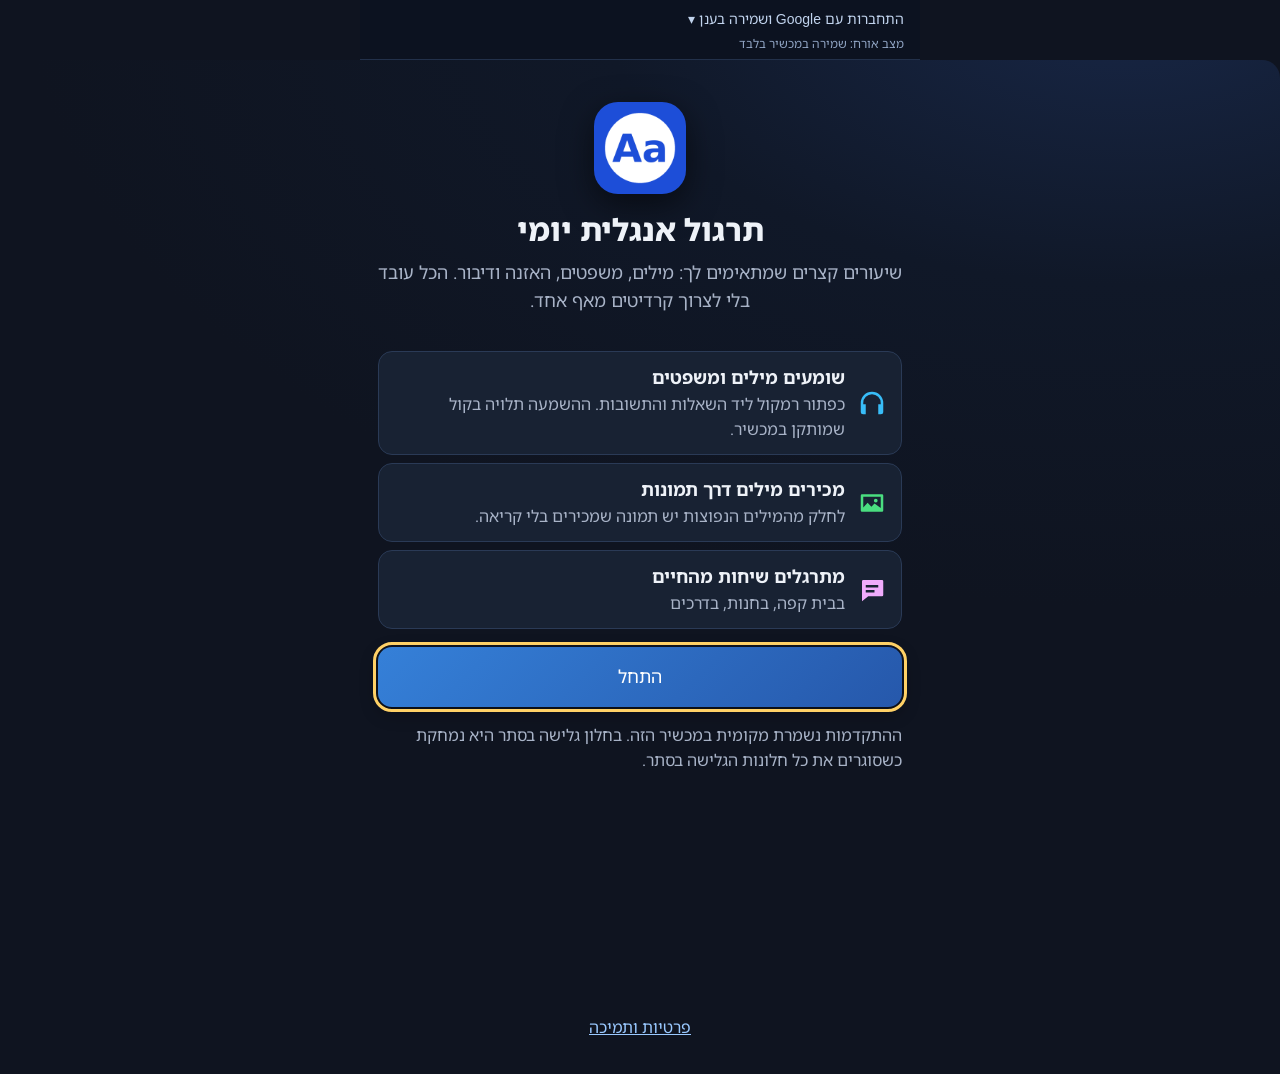
<file: index.html>
<!doctype html>
<html lang="he" dir="rtl">
<head>
<meta charset="utf-8">
<meta name="viewport" content="width=device-width,initial-scale=1,viewport-fit=cover">
<meta name="theme-color" content="#1d4ed8">
<meta name="description" content="תרגול אנגלית יומי - תמונות, שמיעה ושיחות. עובד גם בלי אינטרנט">
<title>תרגול אנגלית יומי</title>
<link rel="manifest" href="5-manifest.webmanifest">
<link rel="icon" href="6-icon-192.png">
<link rel="apple-touch-icon" href="6-icon-192.png">
<meta name="apple-mobile-web-app-capable" content="yes">
<meta name="apple-mobile-web-app-status-bar-style" content="default">
<meta name="apple-mobile-web-app-title" content="אנגלית יומי">
<link rel="stylesheet" href="2-cloud-v17.css">
</head>
<body>
<div id="root"></div>
<p dir="rtl" style="text-align:center;padding:20px"><a style="color:#9ac9ff" href="3-privacy.html">פרטיות ותמיכה</a></p>
<script src="1-cloud-v20.js"></script>
<script>
if ('serviceWorker' in navigator) {
  window.addEventListener('load', function () { navigator.serviceWorker.register('4-sw.js'); });
}
</script>
</body>
</html>
</file>
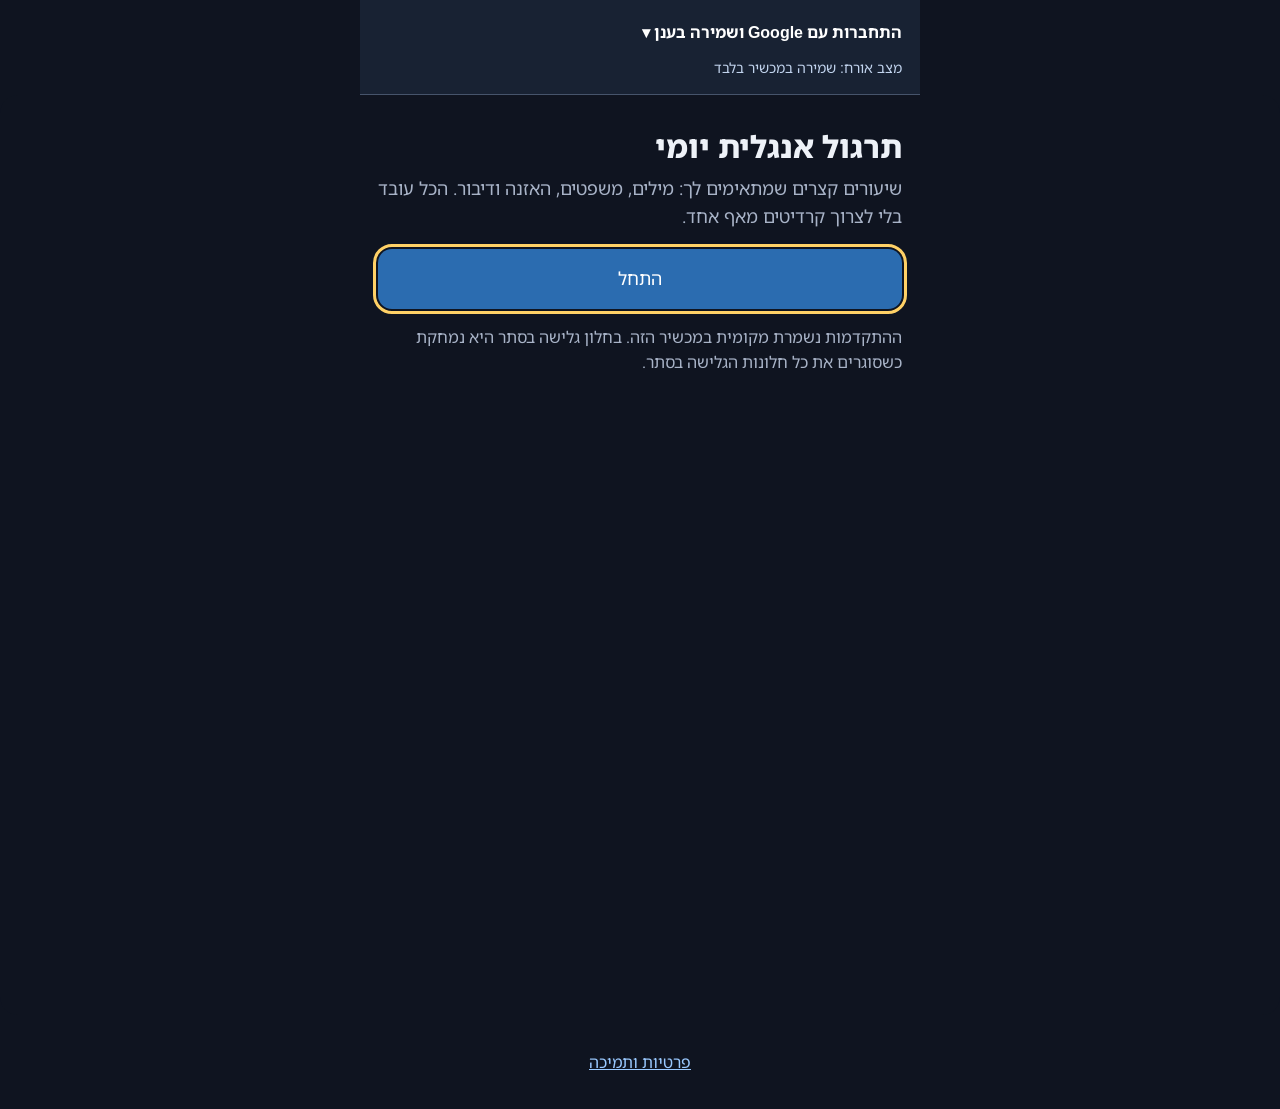
<file: 10-cloud-v3-preview.html>
<!doctype html>
<html lang="he" dir="rtl">
<head>
<meta charset="utf-8">
<meta name="viewport" content="width=device-width,initial-scale=1,viewport-fit=cover">
<meta name="theme-color" content="#1d4ed8">
<meta name="description" content="תרגול אנגלית יומי - 5,304 מילים ומשפטים, עובד גם בלי אינטרנט">
<title>תרגול אנגלית יומי</title>
<link rel="manifest" href="5-manifest.webmanifest">
<link rel="icon" href="6-icon-192.png">
<link rel="apple-touch-icon" href="6-icon-192.png">
<meta name="apple-mobile-web-app-capable" content="yes">
<meta name="apple-mobile-web-app-status-bar-style" content="default">
<meta name="apple-mobile-web-app-title" content="אנגלית יומי">
<link rel="stylesheet" href="6-cloud-v2.css">
</head>
<body>
<div id="root"></div>
<p dir="rtl" style="text-align:center;padding:20px"><a style="color:#9ac9ff" href="3-privacy.html">פרטיות ותמיכה</a></p>
<script src="9-cloud-v3.js"></script>

</body></html>
</file>
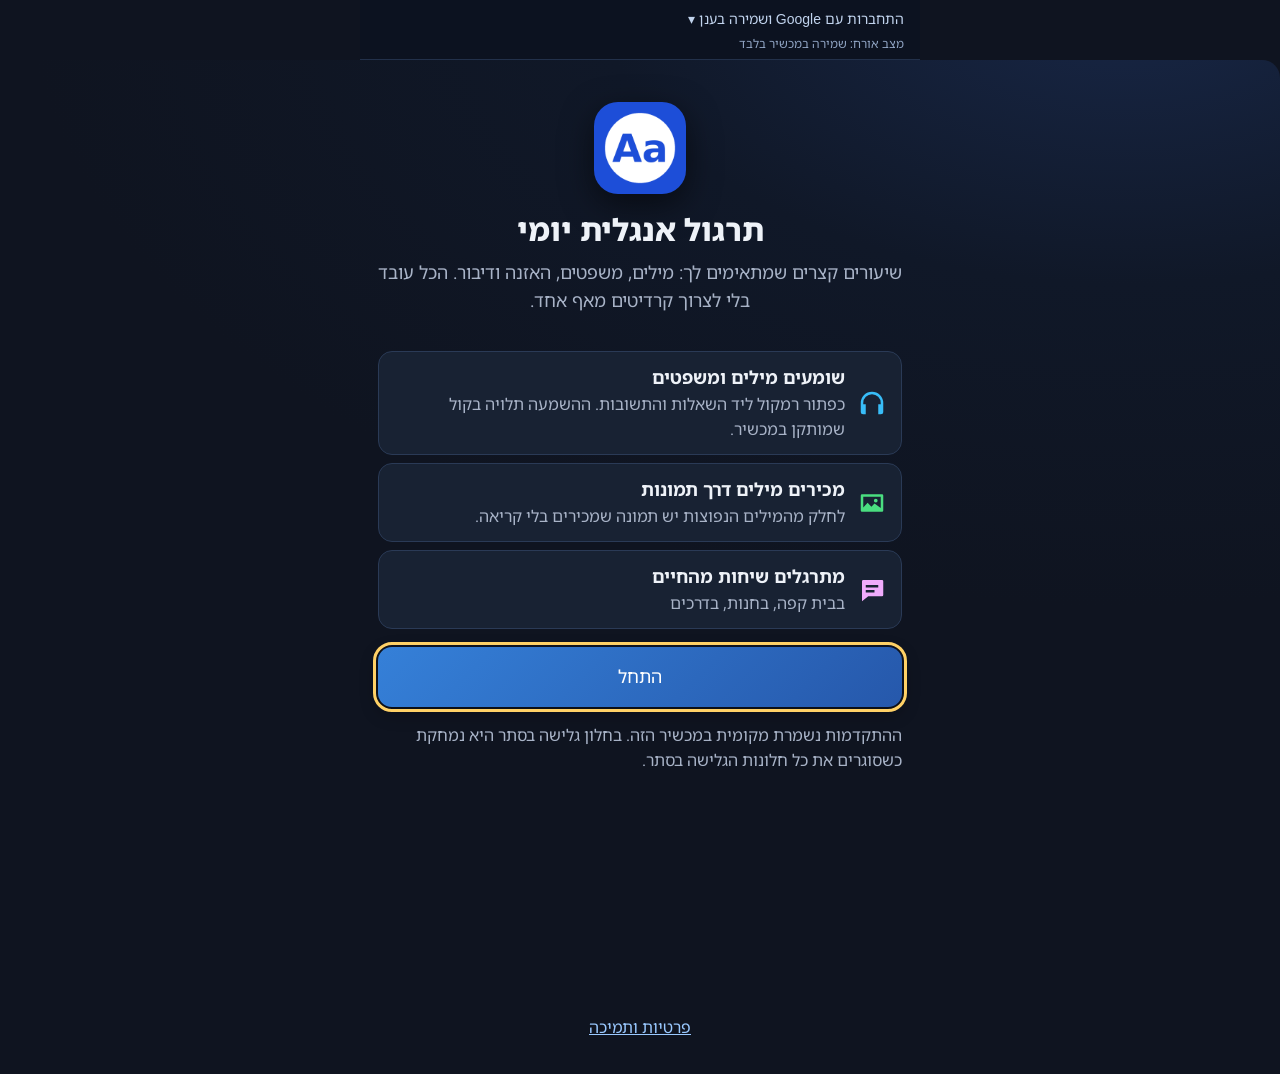
<file: 11-index.html>
<!doctype html>
<html lang="he" dir="rtl">
<head>
<meta charset="utf-8">
<meta name="viewport" content="width=device-width,initial-scale=1,viewport-fit=cover">
<meta name="theme-color" content="#1d4ed8">
<meta name="description" content="תרגול אנגלית יומי - תמונות, שמיעה ושיחות. עובד גם בלי אינטרנט">
<title>תרגול אנגלית יומי</title>
<link rel="manifest" href="5-manifest.webmanifest">
<link rel="icon" href="6-icon-192.png">
<link rel="apple-touch-icon" href="6-icon-192.png">
<meta name="apple-mobile-web-app-capable" content="yes">
<meta name="apple-mobile-web-app-status-bar-style" content="default">
<meta name="apple-mobile-web-app-title" content="אנגלית יומי">
<link rel="stylesheet" href="2-cloud-v17.css">
</head>
<body>
<div id="root"></div>
<p dir="rtl" style="text-align:center;padding:20px"><a style="color:#9ac9ff" href="3-privacy.html">פרטיות ותמיכה</a></p>
<script src="1-cloud-v19.js"></script>
<script>
if ('serviceWorker' in navigator) {
  window.addEventListener('load', function () { navigator.serviceWorker.register('4-sw.js'); });
}
</script>
</body>
</html>
</file>
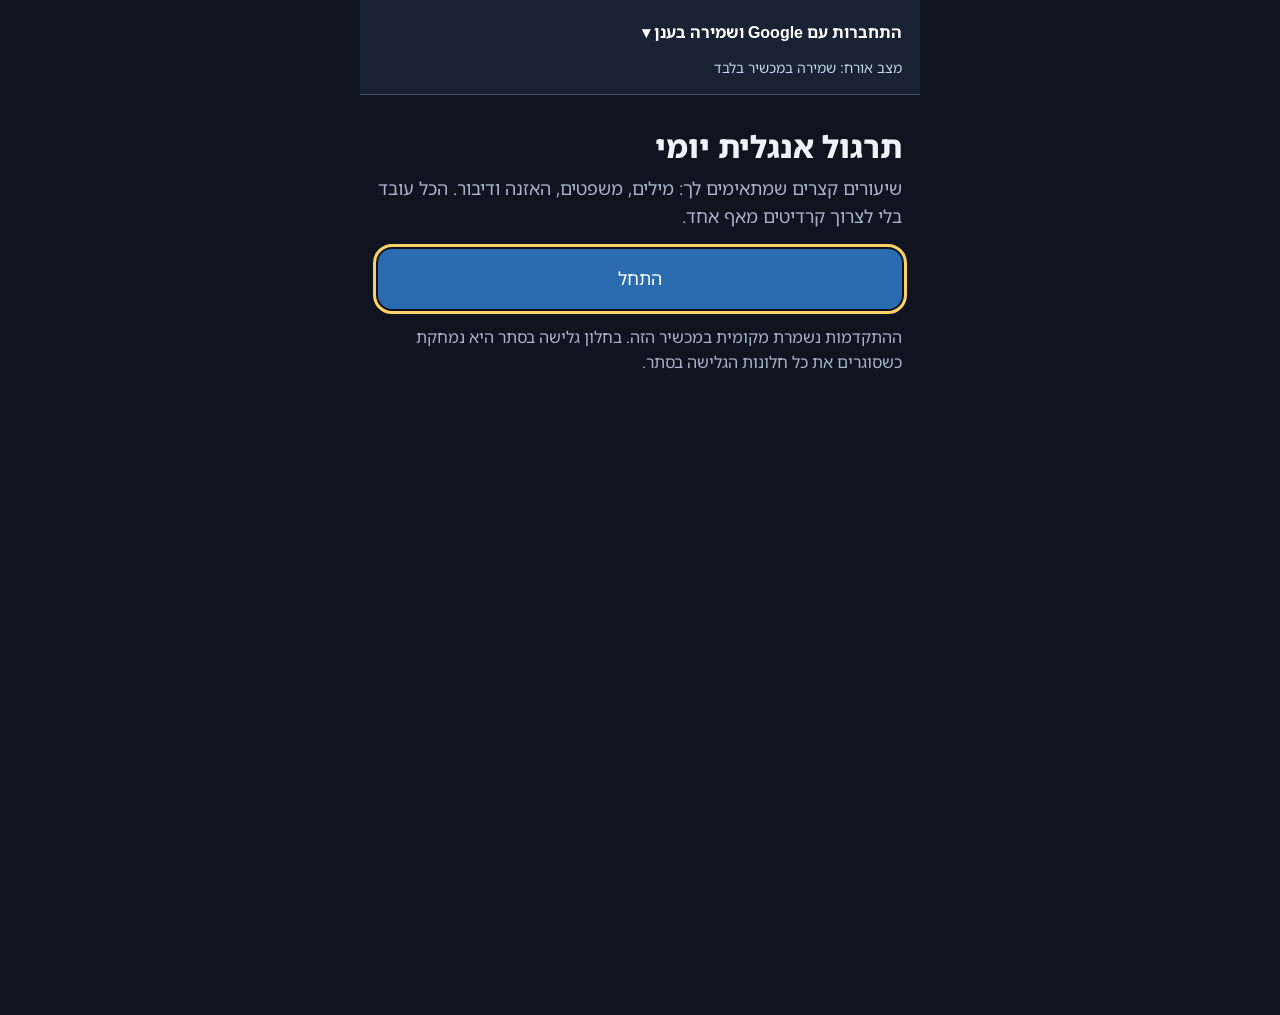
<file: 3-cloud-preview.html>
<!doctype html>
<html lang="he" dir="rtl">
<head>
<meta charset="utf-8">
<meta name="viewport" content="width=device-width,initial-scale=1,viewport-fit=cover">
<meta name="theme-color" content="#1d4ed8">
<meta name="description" content="תרגול אנגלית יומי - 5,304 מילים ומשפטים, עובד גם בלי אינטרנט">
<title>תרגול אנגלית יומי</title>
<link rel="manifest" href="5-manifest.webmanifest">
<link rel="icon" href="6-icon-192.png">
<link rel="apple-touch-icon" href="6-icon-192.png">
<meta name="apple-mobile-web-app-capable" content="yes">
<meta name="apple-mobile-web-app-status-bar-style" content="default">
<meta name="apple-mobile-web-app-title" content="אנגלית יומי">
<link rel="stylesheet" href="2-cloud.css">
</head>
<body>
<div id="root"></div>
<script src="1-cloud.js"></script>

</body></html>
</file>
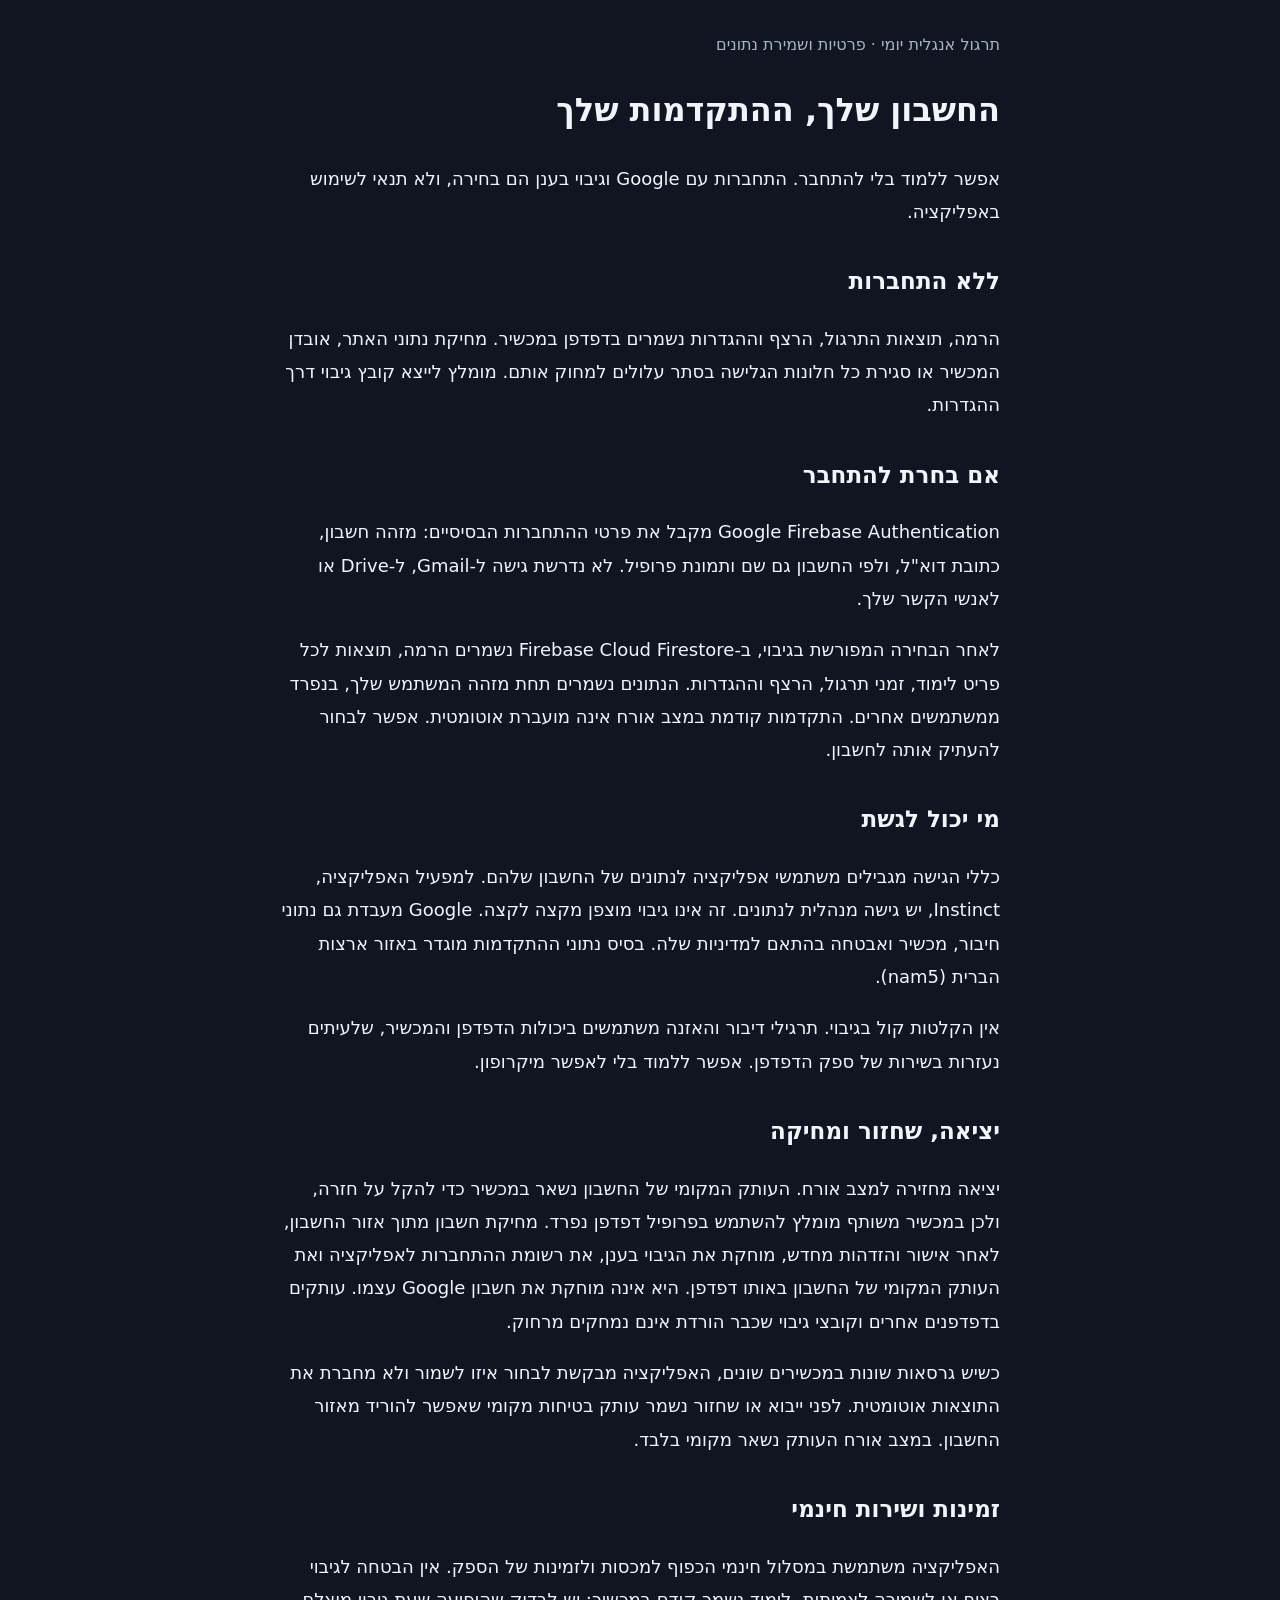
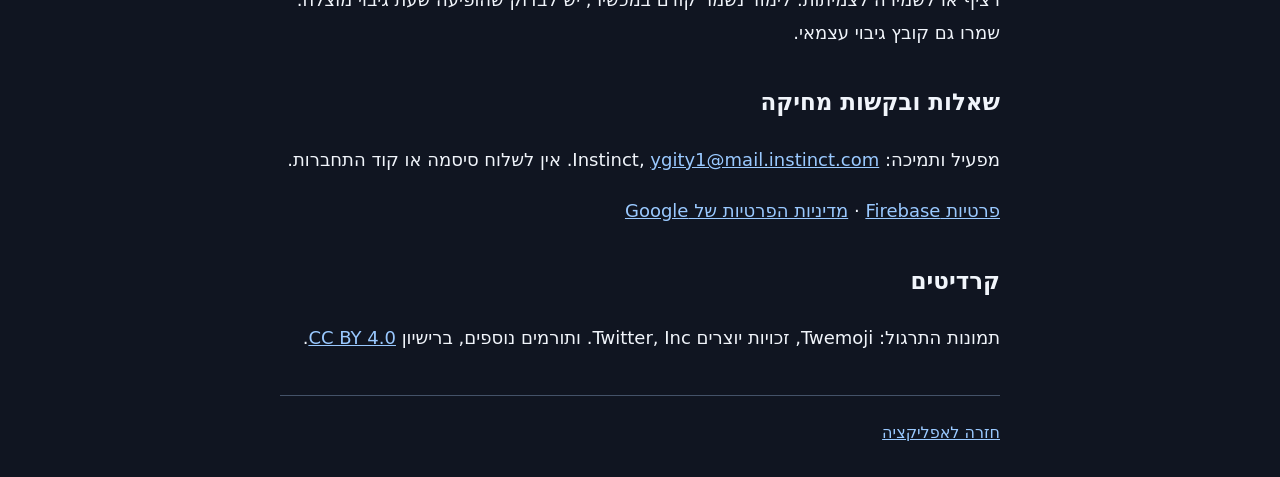
<file: 3-privacy.html>
<!doctype html><html lang="he" dir="rtl"><meta charset="utf-8"><meta name="viewport" content="width=device-width,initial-scale=1"><title>פרטיות - תרגול אנגלית יומי</title><style>body{font-family:system-ui,sans-serif;background:#101521;color:#f1f5fb;margin:0;padding:30px 22px;line-height:1.85}main{max-width:720px;margin:auto}h1{font-size:32px}h2{font-size:23px;margin-top:32px}a{color:#9ac9ff}p,li{font-size:18px}header{color:#a8b5c8}footer{border-top:1px solid #445268;margin-top:40px;padding-top:22px}</style><main><header>תרגול אנגלית יומי · פרטיות ושמירת נתונים</header><h1>החשבון שלך, ההתקדמות שלך</h1><p>אפשר ללמוד בלי להתחבר. התחברות עם Google וגיבוי בענן הם בחירה, ולא תנאי לשימוש באפליקציה.</p><h2>ללא התחברות</h2><p>הרמה, תוצאות התרגול, הרצף וההגדרות נשמרים בדפדפן במכשיר. מחיקת נתוני האתר, אובדן המכשיר או סגירת כל חלונות הגלישה בסתר עלולים למחוק אותם. מומלץ לייצא קובץ גיבוי דרך ההגדרות.</p><h2>אם בחרת להתחבר</h2><p>Google Firebase Authentication מקבל את פרטי ההתחברות הבסיסיים: מזהה חשבון, כתובת דוא"ל, ולפי החשבון גם שם ותמונת פרופיל. לא נדרשת גישה ל-Gmail, ל-Drive או לאנשי הקשר שלך.</p><p>לאחר הבחירה המפורשת בגיבוי, ב-Firebase Cloud Firestore נשמרים הרמה, תוצאות לכל פריט לימוד, זמני תרגול, הרצף וההגדרות. הנתונים נשמרים תחת מזהה המשתמש שלך, בנפרד ממשתמשים אחרים. התקדמות קודמת במצב אורח אינה מועברת אוטומטית. אפשר לבחור להעתיק אותה לחשבון.</p><h2>מי יכול לגשת</h2><p>כללי הגישה מגבילים משתמשי אפליקציה לנתונים של החשבון שלהם. למפעיל האפליקציה, Instinct, יש גישה מנהלית לנתונים. זה אינו גיבוי מוצפן מקצה לקצה. Google מעבדת גם נתוני חיבור, מכשיר ואבטחה בהתאם למדיניות שלה. בסיס נתוני ההתקדמות מוגדר באזור ארצות הברית (nam5).</p><p>אין הקלטות קול בגיבוי. תרגילי דיבור והאזנה משתמשים ביכולות הדפדפן והמכשיר, שלעיתים נעזרות בשירות של ספק הדפדפן. אפשר ללמוד בלי לאפשר מיקרופון.</p><h2>יציאה, שחזור ומחיקה</h2><p>יציאה מחזירה למצב אורח. העותק המקומי של החשבון נשאר במכשיר כדי להקל על חזרה, ולכן במכשיר משותף מומלץ להשתמש בפרופיל דפדפן נפרד. מחיקת חשבון מתוך אזור החשבון, לאחר אישור והזדהות מחדש, מוחקת את הגיבוי בענן, את רשומת ההתחברות לאפליקציה ואת העותק המקומי של החשבון באותו דפדפן. היא אינה מוחקת את חשבון Google עצמו. עותקים בדפדפנים אחרים וקובצי גיבוי שכבר הורדת אינם נמחקים מרחוק.</p><p>כשיש גרסאות שונות במכשירים שונים, האפליקציה מבקשת לבחור איזו לשמור ולא מחברת את התוצאות אוטומטית. לפני ייבוא או שחזור נשמר עותק בטיחות מקומי שאפשר להוריד מאזור החשבון. במצב אורח העותק נשאר מקומי בלבד.</p><h2>זמינות ושירות חינמי</h2><p>האפליקציה משתמשת במסלול חינמי הכפוף למכסות ולזמינות של הספק. אין הבטחה לגיבוי רציף או לשמירה לצמיתות. לימוד נשמר קודם במכשיר; יש לבדוק שהופיעה שעת גיבוי מוצלח. שמרו גם קובץ גיבוי עצמאי.</p><h2>שאלות ובקשות מחיקה</h2><p>מפעיל ותמיכה: Instinct, <a href="mailto:ygity1@mail.instinct.com">ygity1@mail.instinct.com</a>. אין לשלוח סיסמה או קוד התחברות.</p><p><a href="https://firebase.google.com/support/privacy">פרטיות Firebase</a> · <a href="https://policies.google.com/privacy">מדיניות הפרטיות של Google</a></p><h2>קרדיטים</h2><p>תמונות התרגול: Twemoji, זכויות יוצרים Twitter, Inc. ותורמים נוספים, ברישיון <a href="https://creativecommons.org/licenses/by/4.0/">CC BY 4.0</a>.</p><footer><a href="./">חזרה לאפליקציה</a></footer></main></html>
</file>
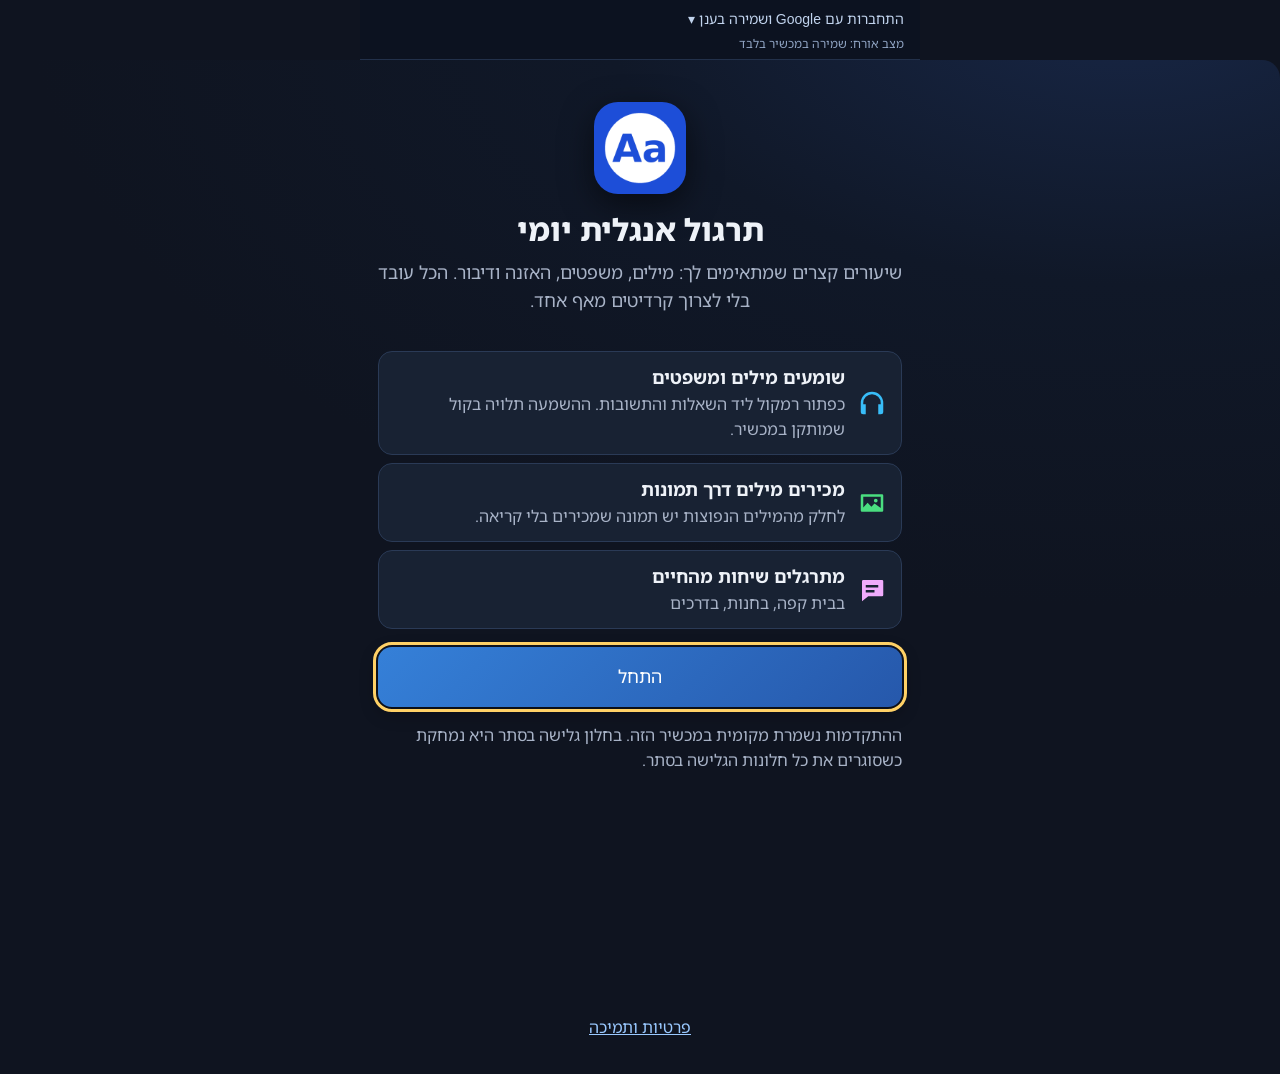
<file: 4-12-cloud-v16-preview.html>
<!doctype html>
<html lang="he" dir="rtl">
<head>
<meta charset="utf-8">
<meta name="viewport" content="width=device-width,initial-scale=1,viewport-fit=cover">
<meta name="theme-color" content="#1d4ed8">
<meta name="description" content="תרגול אנגלית יומי - תמונות, שמיעה ושיחות. עובד גם בלי אינטרנט">
<title>תרגול אנגלית יומי</title>
<link rel="manifest" href="5-manifest.webmanifest">
<link rel="icon" href="6-icon-192.png">
<link rel="apple-touch-icon" href="6-icon-192.png">
<meta name="apple-mobile-web-app-capable" content="yes">
<meta name="apple-mobile-web-app-status-bar-style" content="default">
<meta name="apple-mobile-web-app-title" content="אנגלית יומי">
<link rel="stylesheet" href="2-22-cloud-v16.css">
</head>
<body>
<div id="root"></div>
<p dir="rtl" style="text-align:center;padding:20px"><a style="color:#9ac9ff" href="3-privacy.html">פרטיות ותמיכה</a></p>
<script src="1-21-cloud-v16.js"></script>

</body></html>
</file>
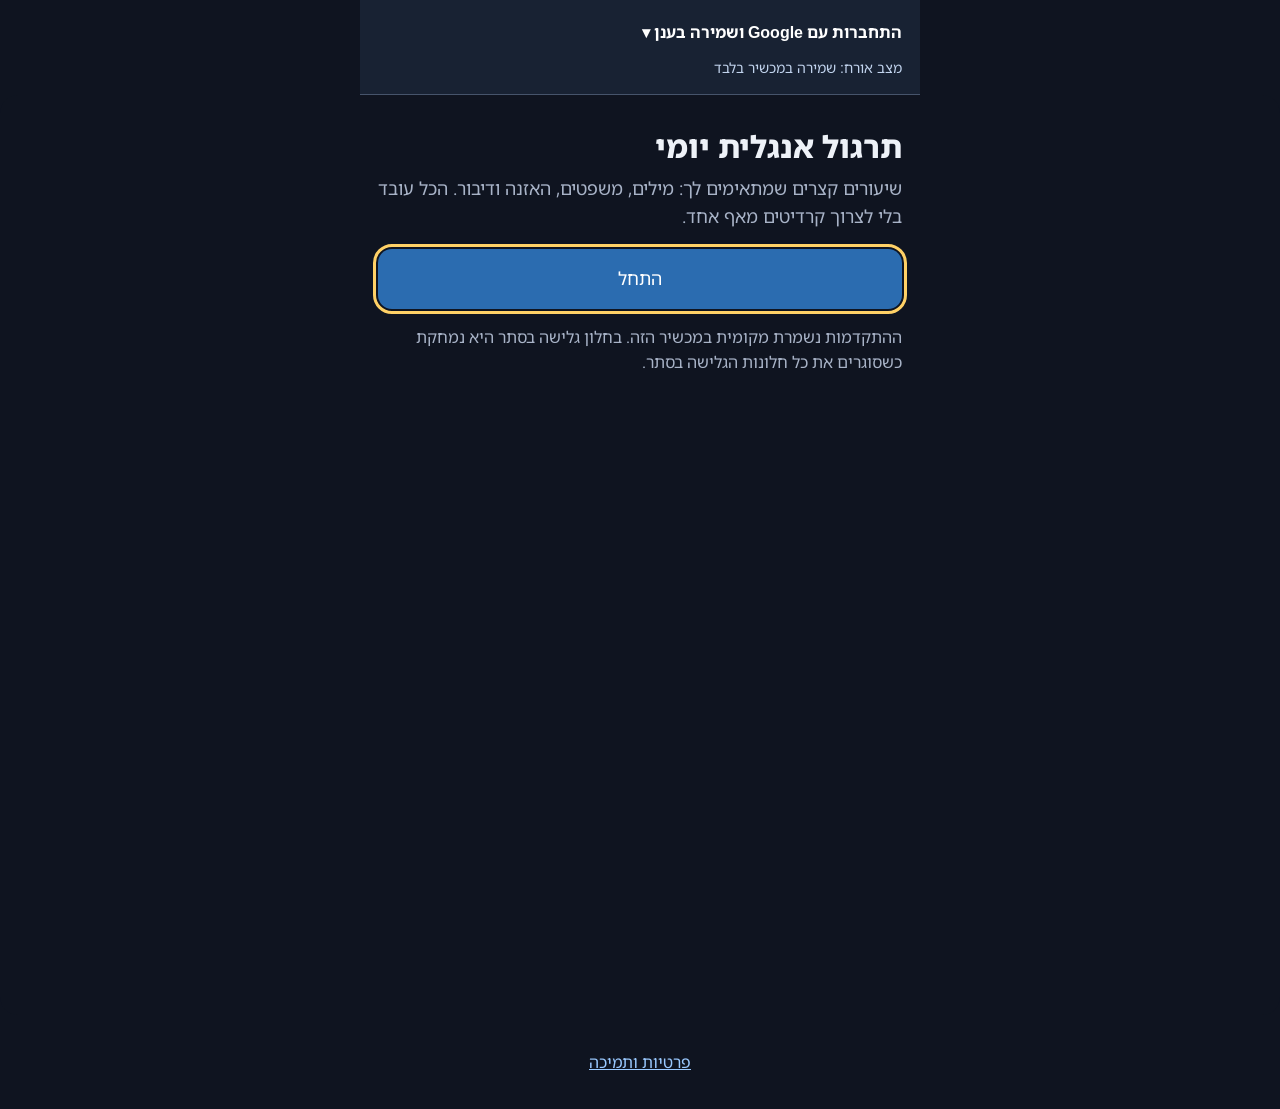
<file: 4-cloud-preview.html>
<!doctype html>
<html lang="he" dir="rtl">
<head>
<meta charset="utf-8">
<meta name="viewport" content="width=device-width,initial-scale=1,viewport-fit=cover">
<meta name="theme-color" content="#1d4ed8">
<meta name="description" content="תרגול אנגלית יומי - 5,304 מילים ומשפטים, עובד גם בלי אינטרנט">
<title>תרגול אנגלית יומי</title>
<link rel="manifest" href="5-manifest.webmanifest">
<link rel="icon" href="6-icon-192.png">
<link rel="apple-touch-icon" href="6-icon-192.png">
<meta name="apple-mobile-web-app-capable" content="yes">
<meta name="apple-mobile-web-app-status-bar-style" content="default">
<meta name="apple-mobile-web-app-title" content="אנגלית יומי">
<link rel="stylesheet" href="2-cloud.css">
</head>
<body>
<div id="root"></div>
<p dir="rtl" style="text-align:center;padding:20px"><a style="color:#9ac9ff" href="3-privacy.html">פרטיות ותמיכה</a></p>
<script src="1-cloud.js"></script>

</body></html>
</file>
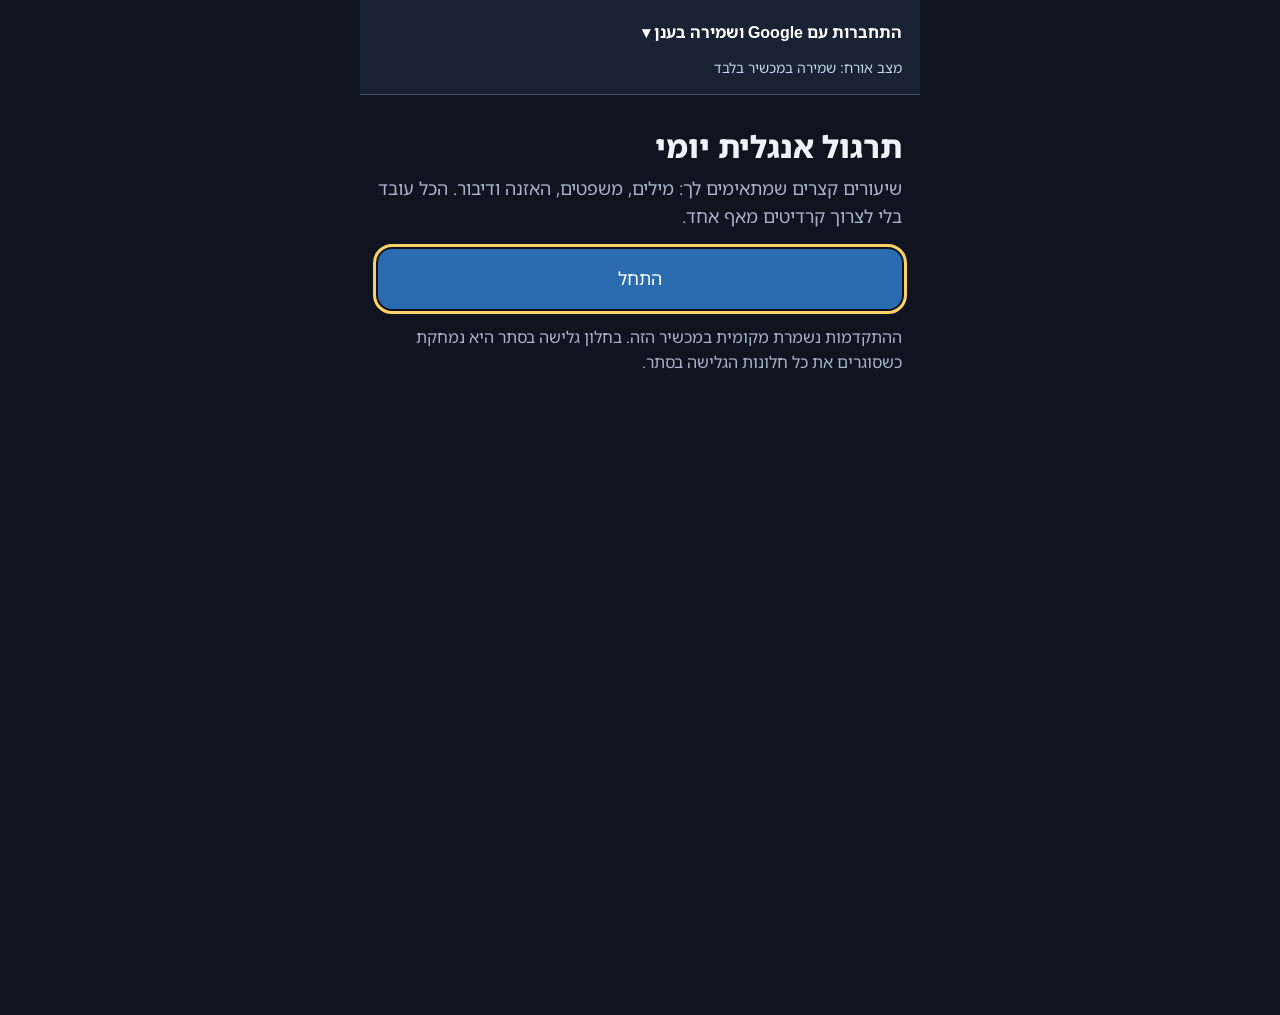
<file: 5-cloud-preview.html>
<!doctype html>
<html lang="he" dir="rtl">
<head>
<meta charset="utf-8">
<meta name="viewport" content="width=device-width,initial-scale=1,viewport-fit=cover">
<meta name="theme-color" content="#1d4ed8">
<meta name="description" content="תרגול אנגלית יומי - 5,304 מילים ומשפטים, עובד גם בלי אינטרנט">
<title>תרגול אנגלית יומי</title>
<link rel="manifest" href="5-manifest.webmanifest">
<link rel="icon" href="6-icon-192.png">
<link rel="apple-touch-icon" href="6-icon-192.png">
<meta name="apple-mobile-web-app-capable" content="yes">
<meta name="apple-mobile-web-app-status-bar-style" content="default">
<meta name="apple-mobile-web-app-title" content="אנגלית יומי">
<link rel="stylesheet" href="2-cloud.css">
</head>
<body>
<div id="root"></div>
<script src="4-cloud.js"></script>

</body></html>
</file>
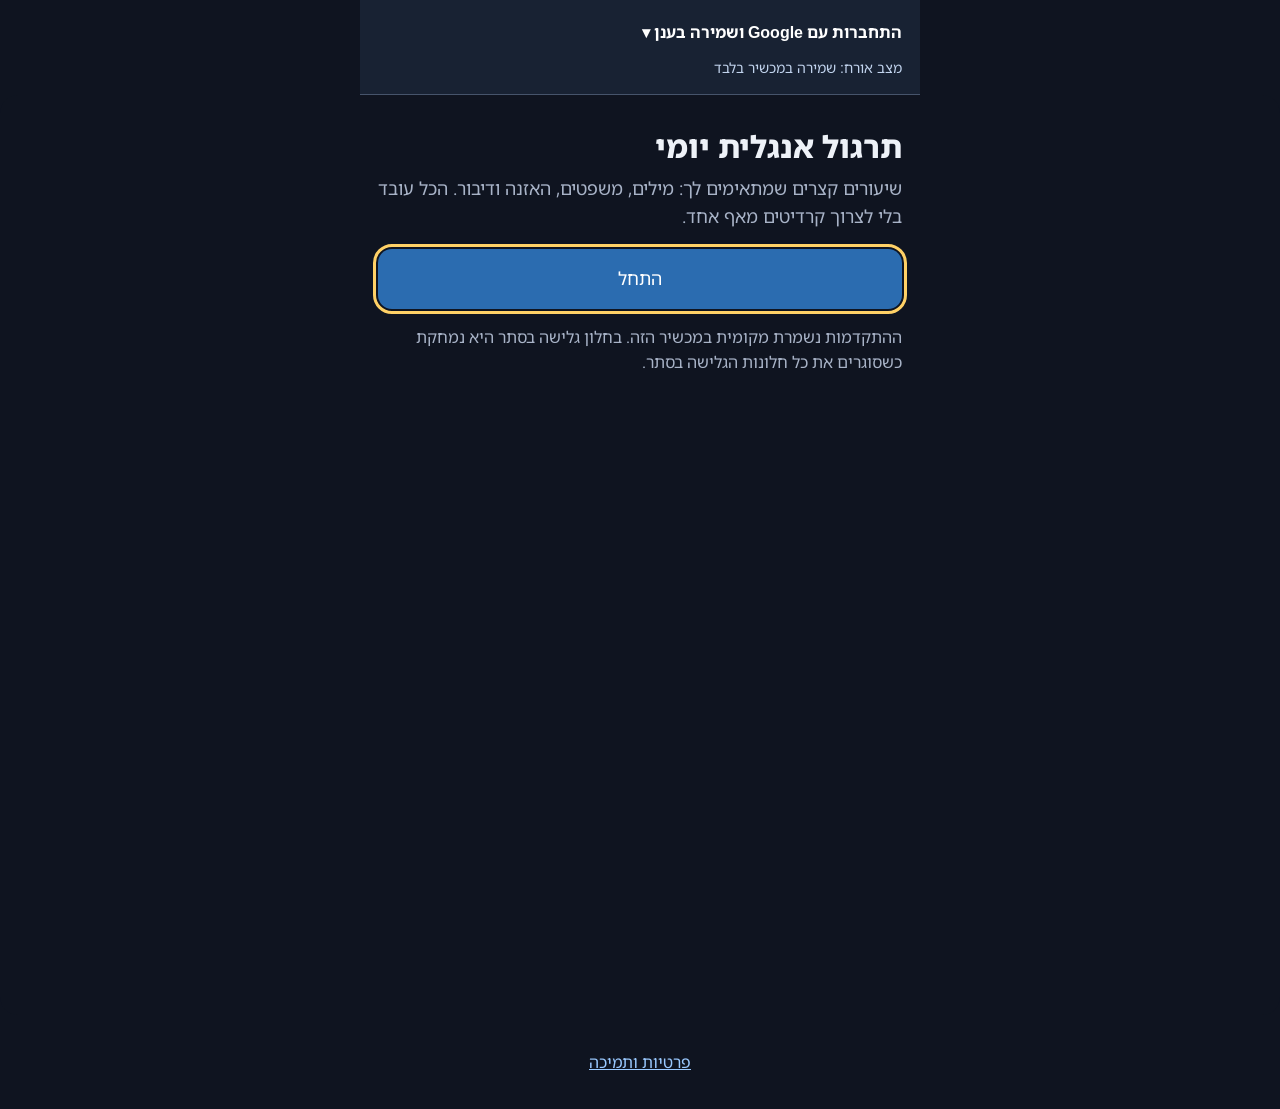
<file: 7-cloud-v2-preview.html>
<!doctype html>
<html lang="he" dir="rtl">
<head>
<meta charset="utf-8">
<meta name="viewport" content="width=device-width,initial-scale=1,viewport-fit=cover">
<meta name="theme-color" content="#1d4ed8">
<meta name="description" content="תרגול אנגלית יומי - 5,304 מילים ומשפטים, עובד גם בלי אינטרנט">
<title>תרגול אנגלית יומי</title>
<link rel="manifest" href="5-manifest.webmanifest">
<link rel="icon" href="6-icon-192.png">
<link rel="apple-touch-icon" href="6-icon-192.png">
<meta name="apple-mobile-web-app-capable" content="yes">
<meta name="apple-mobile-web-app-status-bar-style" content="default">
<meta name="apple-mobile-web-app-title" content="אנגלית יומי">
<link rel="stylesheet" href="6-cloud-v2.css">
</head>
<body>
<div id="root"></div>
<p dir="rtl" style="text-align:center;padding:20px"><a style="color:#9ac9ff" href="3-privacy.html">פרטיות ותמיכה</a></p>
<script src="5-cloud-v2.js"></script>

</body></html>
</file>
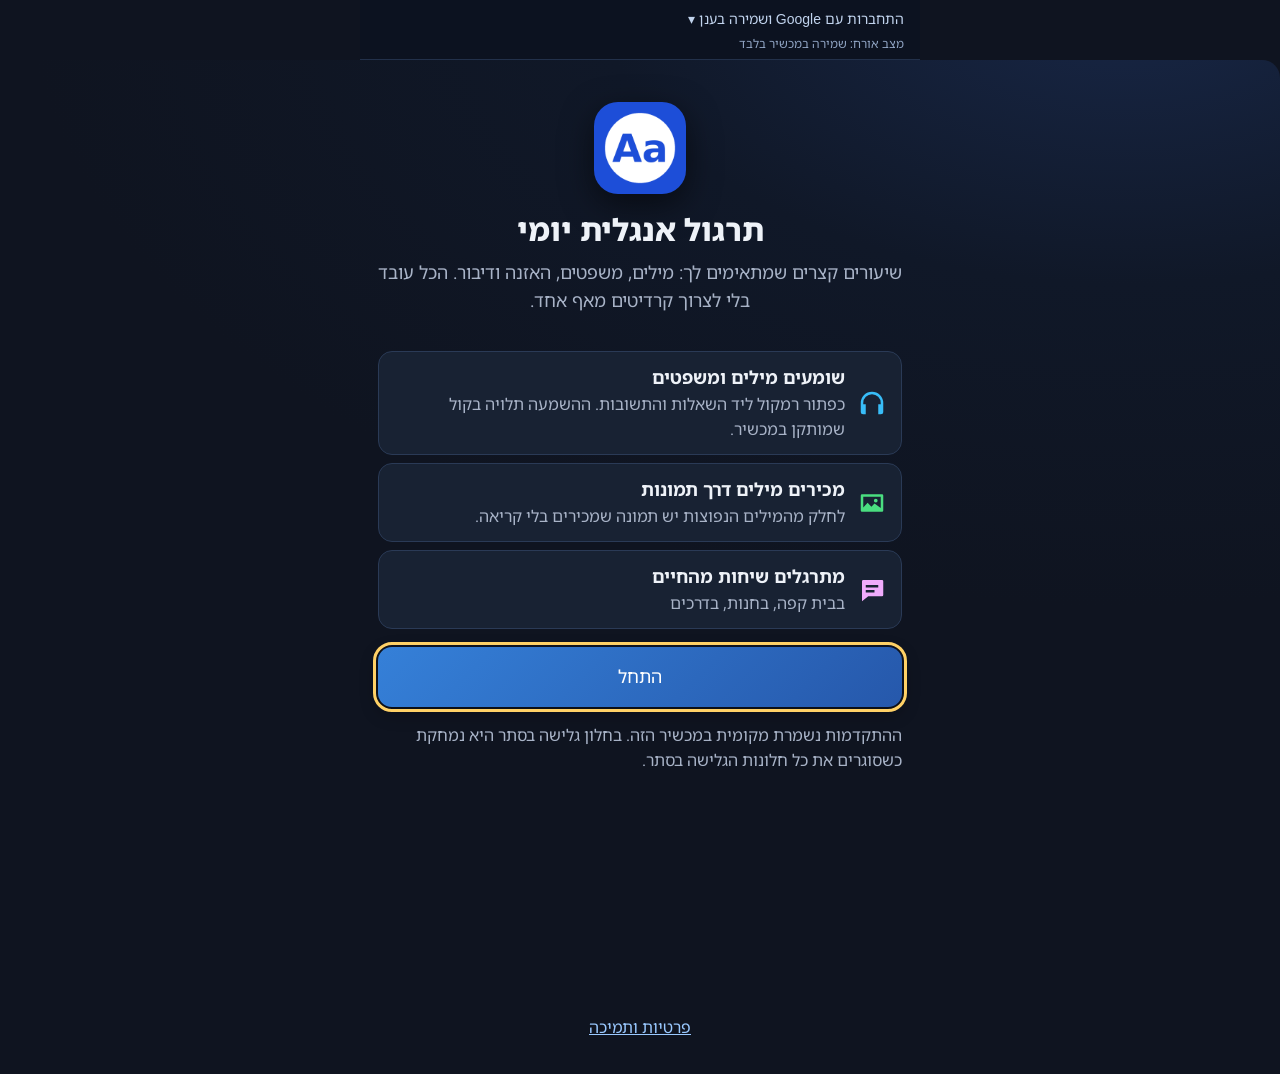
<file: 8-index.html>
<!doctype html>
<html lang="he" dir="rtl">
<head>
<meta charset="utf-8">
<meta name="viewport" content="width=device-width,initial-scale=1,viewport-fit=cover">
<meta name="theme-color" content="#1d4ed8">
<meta name="description" content="תרגול אנגלית יומי - תמונות, שמיעה ושיחות. עובד גם בלי אינטרנט">
<title>תרגול אנגלית יומי</title>
<link rel="manifest" href="5-manifest.webmanifest">
<link rel="icon" href="6-icon-192.png">
<link rel="apple-touch-icon" href="6-icon-192.png">
<meta name="apple-mobile-web-app-capable" content="yes">
<meta name="apple-mobile-web-app-status-bar-style" content="default">
<meta name="apple-mobile-web-app-title" content="אנגלית יומי">
<link rel="stylesheet" href="2-cloud-v17.css">
</head>
<body>
<div id="root"></div>
<p dir="rtl" style="text-align:center;padding:20px"><a style="color:#9ac9ff" href="3-privacy.html">פרטיות ותמיכה</a></p>
<script src="1-cloud-v18.js"></script>
<script>
if ('serviceWorker' in navigator) {
  window.addEventListener('load', function () { navigator.serviceWorker.register('4-sw.js'); });
}
</script>
</body>
</html>
</file>
<file: 2-cloud-v17.css>
@font-face{font-family:Noto Sans Hebrew;font-style:normal;font-weight:400;font-display:swap;src:url(./8-noto-hebrew-400.woff2) format("woff2")}@font-face{font-family:Noto Sans Hebrew;font-style:normal;font-weight:700;font-display:swap;src:url(./9-noto-hebrew-700.woff2) format("woff2")}@font-face{font-family:Noto Sans Hebrew;font-style:normal;font-weight:800;font-display:swap;src:url(./9-noto-hebrew-700.woff2) format("woff2")}@font-face{font-family:Noto Sans;font-style:normal;font-weight:400;font-display:swap;src:url(./10-noto-latin-400.woff2) format("woff2")}@font-face{font-family:Noto Sans;font-style:normal;font-weight:700;font-display:swap;src:url(./11-noto-latin-700.woff2) format("woff2")}@font-face{font-family:Noto Sans;font-style:normal;font-weight:800;font-display:swap;src:url(./11-noto-latin-700.woff2) format("woff2")}html,body{font-family:Noto Sans,Noto Sans Hebrew,system-ui,-apple-system,sans-serif;margin:0;padding:0}.app-root{direction:rtl;text-align:right;background:radial-gradient(1100px 620px at 88% -8%,#182747,#101828 48%,#0f1420);color:#eef2f8;border-radius:18px;overflow:hidden;min-height:480px;font-size:var(--app-font, 18px);line-height:1.55;padding-bottom:calc(20px + env(safe-area-inset-bottom,0px))}.app-root *{box-sizing:border-box}.app-root button{font:inherit;cursor:pointer}.app-screen{padding:20px 18px 8px;max-width:560px;margin:0 auto}.app-title{font-size:1.7em;font-weight:800;margin:8px 0 4px}.app-sub{color:#a8b3c7;margin:0 0 18px}.ltr{direction:ltr;unicode-bidi:isolate}.big-btn{display:block;width:100%;margin:10px 0;padding:16px 18px;background:linear-gradient(135deg,#3580d8,#2658ab);color:#fff;border:none;border-radius:14px;font-size:1.05em;font-weight:700;text-align:center;box-shadow:0 6px 18px #0005}.big-btn:active{transform:translateY(1px)}.big-btn.secondary{background:#1e2736;color:#dfe7f3;border:2px solid #3a4a63}.big-btn.ghost{background:transparent;color:#9db4d8;border:2px dashed #3a4a63}.big-btn:disabled{opacity:.45;cursor:default}.big-btn:focus-visible,.tile:focus-visible,.opt-btn:focus-visible,.icon-btn:focus-visible{outline:3px solid #ffd166;outline-offset:2px}.opt-btn{display:block;width:100%;margin:9px 0;padding:14px 16px;background:#182233;color:#eef2f8;border:2px solid #33425e;border-radius:13px;text-align:right;font-size:1em}.opt-btn.ltr{text-align:left}.opt-btn.ltr .opt-sub{text-align:right}.opt-btn.correct{background:#14532d;border-color:#22c55e}.opt-btn.wrong{background:#5b1a1a;border-color:#ef4444}.opt-btn.dim{opacity:.4}.icon-btn{background:#1e2736;border:2px solid #3a4a63;color:#dfe7f3;border-radius:12px;padding:10px 14px;font-size:.95em;margin:4px 4px 4px 0}.topbar{display:flex;align-items:center;justify-content:space-between;gap:8px;padding:12px 16px 0;max-width:560px;margin:0 auto}.topbar .timer{font-variant-numeric:tabular-nums;background:#182233;padding:6px 12px;border-radius:999px;border:2px solid #33425e}.topbar .timer.low{border-color:#ef4444;color:#ffb4b4}.progress-line{height:10px;background:#1e2736;border-radius:999px;overflow:hidden;margin:12px 16px 0;max-width:528px}@media(min-width:592px){.progress-line{margin:12px auto 0}}.progress-line>div{height:100%;background:linear-gradient(90deg,#38bdf8,#818cf8);transition:width .3s}.prompt-card{background:#182233;border:2px solid #3d5378;border-radius:16px;padding:18px;margin:14px 0;box-shadow:0 8px 26px #0005}.prompt-en{font-size:1.45em;font-weight:800}.prompt-he{font-size:1.15em;color:#cdd8ea}.tile-row{display:flex;flex-wrap:wrap;gap:8px;margin:10px 0;min-height:48px}.tile{direction:ltr;background:#24344f;border:2px solid #3d5378;color:#eef2f8;border-radius:11px;padding:10px 14px;font-weight:700}.tile.used{opacity:.3}.answer-zone{direction:ltr;min-height:56px;background:#10192b;border:2px dashed #3d5378;border-radius:12px;padding:8px;display:flex;flex-wrap:wrap;gap:8px;align-content:flex-start}.answer-zone .tile{background:#2b6cb0;border-color:#2b6cb0}.feedback{border-radius:14px;padding:14px 16px;margin:14px 0;font-weight:700}.feedback.good{background:#14532d;border:2px solid #22c55e}.feedback.mid{background:#57420a;border:2px solid #eab308}.feedback.bad{background:#5b1a1a;border:2px solid #ef4444}.feedback .expected{font-weight:400;margin-top:6px}.match-grid{display:grid;grid-template-columns:1fr 1fr;gap:8px;margin:10px 0}.match-grid .opt-btn.sel{border-color:#38bdf8;background:#0e2a44}.match-grid .opt-btn.done{background:#14532d;border-color:#22c55e;opacity:.6}.type-input{width:100%;direction:ltr;text-align:left;font:inherit;font-size:1.1em;background:#10192b;color:#eef2f8;border:2px solid #3d5378;border-radius:12px;padding:12px}.stat-row{display:flex;gap:10px;flex-wrap:wrap;margin:10px 0}.stat-chip{background:#182233;border:2px solid #33425e;border-radius:12px;padding:10px 14px;flex:1;min-width:90px;text-align:center}.stat-chip b{display:block;font-size:1.3em}.word-row{display:flex;align-items:center;justify-content:space-between;gap:8px;background:#182233;border:1px solid #2a3a56;border-radius:10px;padding:10px 12px;margin:6px 0}.word-row .he{color:#a8b3c7}.note{color:#a8b3c7;font-size:.9em}.warn-note{color:#ffd166;font-size:.9em}.sr-only{position:absolute;width:1px;height:1px;padding:0;margin:-1px;overflow:hidden;clip:rect(0,0,0,0);white-space:nowrap;border:0}.app-root.hc{background:#000;color:#fff}.app-root.hc .opt-btn,.app-root.hc .prompt-card,.app-root.hc .stat-chip,.app-root.hc .word-row,.app-root.hc .goal-card,.app-root.hc .mode-btn,.app-root.hc .feat,.app-root.hc .icon-btn,.app-root.hc .cloud-panel{background:#000;border-color:#9db4d8}.app-root.hc .big-btn{background:#005fcc}.cloud-panel{direction:rtl;color:#eef2f8;background:#0c1220;font:14px/1.5 Noto Sans Hebrew,Arial,sans-serif;padding:2px 16px;max-width:560px;margin:0 auto;border-bottom:1px solid #22304a;box-sizing:border-box}.cloud-panel *{box-sizing:border-box}.cloud-toggle{font:inherit;color:#c1d3ed;background:transparent;border:0;text-align:right;padding:6px 0;cursor:pointer;width:100%;font-weight:400}.cloud-status{font-size:12px;color:#8fa3c2;margin:0 0 4px}.cloud-details p{margin:10px 0}.cloud-details button{display:block;width:100%;padding:12px;margin:9px 0;background:#253955;color:#fff;border:1px solid #7292bc;border-radius:10px;font:inherit;cursor:pointer}.cloud-details button:disabled{opacity:.5;cursor:default}.cloud-consent{display:flex;gap:10px;align-items:flex-start;padding:10px 0}.cloud-consent input{min-width:24px;height:24px;accent-color:#2968ba}.cloud-details .google-btn{background:#fff;color:#1f1f1f;font-family:Arial,sans-serif;font-weight:500;min-height:48px}.google-btn span{font-weight:700;color:#4285f4;margin-left:12px;font-size:22px}.cloud-panel a{color:#9ac9ff;overflow-wrap:anywhere}.cloud-panel summary{cursor:pointer;padding:12px 0}.cloud-choice{border:1px solid #d5b05d;border-radius:10px;padding:10px}.cloud-panel button:focus-visible,.cloud-panel input:focus-visible,.cloud-panel summary:focus-visible{outline:3px solid #ffd166;outline-offset:3px}html,body{margin:0;min-height:100%;background:#0f1420}.app-root{min-height:100vh}.app-root.hc{background:#000}.confirm-overlay{position:fixed;inset:0;z-index:1000;background:#000b;display:grid;place-items:center;padding:20px}.confirm-box{background:#192536;color:#f5f7fc;border:1px solid #7791b5;border-radius:14px;padding:24px;width:min(100%,460px);box-shadow:0 16px 64px #0008}.confirm-box button{width:100%;margin-top:12px}.confirm-box p{font-size:18px;line-height:1.7}.confirm-box{box-sizing:border-box;max-height:calc(100dvh - 40px);overflow:auto}.confirm-box button{min-height:48px;padding:12px;font:inherit;font-size:18px;background:#253955;color:#fff;border:1px solid #92b8ec;border-radius:9px;cursor:pointer}.confirm-box button:focus-visible{outline:3px solid #ffd166;outline-offset:3px}.opt-row{display:flex;align-items:center;gap:8px}.opt-row .opt-btn{flex:1;margin:9px 0;min-height:56px}.opt-sub{display:block;font-weight:400;font-size:.85em;color:#a8b3c7;direction:rtl;text-align:right}.opt-btn.ltr .opt-sub{text-align:left;direction:rtl}.speak-btn{flex:0 0 auto;width:56px;height:56px;min-width:56px;border-radius:50%;display:inline-flex;align-items:center;justify-content:center;background:#123a5e;color:#bfe6ff;border:2px solid #38bdf8;padding:0;margin:4px}.speak-btn:focus-visible{outline:3px solid #ffd166;outline-offset:2px}.speak-btn.big{width:72px;height:72px;min-width:72px}.speak-btn.small{width:48px;height:48px;min-width:48px}.speak-btn.off{opacity:.4}.speak-btn:active{background:#1d5d92}.hear-row{display:flex;gap:10px;justify-content:center;align-items:center;margin-top:8px}.pic-wrap{display:flex;justify-content:center;margin-bottom:8px}.pic{display:inline-block;flex:0 0 auto}.pic svg{width:100%;height:100%;display:block}.pic-grid{display:grid;grid-template-columns:1fr 1fr;gap:10px;margin:12px 0}.pic-opt{display:flex;align-items:center;justify-content:center;min-height:120px;padding:10px;background:#182233;border:2px solid #33425e;border-radius:16px}.pic-opt.correct{background:#14532d;border-color:#22c55e}.pic-opt.wrong{background:#5b1a1a;border-color:#ef4444}.pic-opt.dim{opacity:.5}.pic-opt:focus-visible{outline:3px solid #ffd166;outline-offset:2px}.example{margin-top:10px;text-align:center;border-top:1px solid #33425e;padding-top:10px}.goal-card{background:#182233;border:2px solid #33425e;border-radius:16px;padding:14px 16px;margin:8px 0 14px}.goal-top{display:flex;justify-content:space-between;gap:8px}.goal-line{margin:8px 0!important;max-width:none!important}.sec-title{font-size:1.1em;margin:18px 0 8px;color:#cdd8ea}.mode-grid{display:grid;grid-template-columns:1fr 1fr;gap:10px;margin:8px 0 14px}.mode-btn{display:flex;flex-direction:column;align-items:flex-start;gap:4px;text-align:right;padding:14px;min-height:120px;background:#182233;color:#eef2f8;border:2px solid #33425e;border-radius:16px}.mode-btn svg{color:var(--acc, #38bdf8)}.mode-btn:hover{border-color:var(--acc, #38bdf8)}.mode-btn:disabled{opacity:.45}.mode-btn:focus-visible{outline:3px solid #ffd166;outline-offset:2px}.mode-title{font-weight:800}.dlg-btn{display:flex;flex-direction:column;align-items:flex-start;gap:2px;text-align:right}.convo{margin:10px 0}.bubble{margin:8px 0;display:flex}.bubble.them{justify-content:flex-start}.bubble.me{justify-content:flex-end}.bubble-row{display:flex;align-items:center;gap:4px;background:#182233;border:2px solid #33425e;border-radius:16px;padding:6px 8px 6px 12px;max-width:92%}.bubble.me .bubble-row{background:#123a5e;border-color:#2b6cb0}.bubble-text{flex:1}@media(max-width:380px){.mode-grid{grid-template-columns:1fr}.mode-btn{min-height:0}}.speak-btn.slow{width:auto;min-width:56px;border-radius:28px;padding:0 16px;gap:6px;background:#1e2736;border-color:#5b7aa6}.speak-btn.slow.big{height:72px;border-radius:36px}.speak-lbl{font-weight:700;font-size:.85em}.speak-btn:disabled{opacity:.4;cursor:default}.warn-banner{background:#57420a;border:2px solid #eab308;border-radius:12px;margin:10px 16px;padding:10px 14px}.hero{display:flex;flex-direction:column;align-items:center;text-align:center;padding:22px 0 4px}.hero img{width:92px;height:92px;border-radius:24px;box-shadow:0 10px 32px #0008;margin-bottom:10px}.hero .app-title{margin:2px 0 6px}.feat-list{margin:14px 0 18px}.feat{display:flex;gap:12px;align-items:center;background:#182233;border:1px solid #2a3a56;border-radius:14px;padding:12px 14px;margin:8px 0;text-align:right}.feat svg{color:var(--acc, #38bdf8);flex:0 0 auto}.feat b,.feat .note{display:block}.reco{display:inline-block;background:#14532d;color:#a7f3d0;border:1px solid #22c55e;border-radius:999px;padding:1px 10px;font-size:.72em;font-weight:700;margin-inline-start:8px;vertical-align:middle}.voice-sel{display:block;width:100%;font-size:1em;padding:12px 14px;border-radius:13px;border:2px solid #33425e;background:#182233;color:#eef2f8;margin:8px 0 10px}.voice-sel:focus-visible{outline:3px solid #38bdf8;outline-offset:2px}.pic-he{display:block;text-align:center;font-weight:700;font-size:1.15em;margin-top:6px;color:#ffd166}.pic-col{display:flex;flex-direction:column;align-items:center}.pic-opt{flex-direction:column}

.feedback.neut{background:#123a5e;border:2px solid #38bdf8}
</file>
<file: 6-cloud-v2.css>
@font-face{font-family:Noto Sans Hebrew;font-style:normal;font-weight:400;font-display:swap;src:url(./8-noto-hebrew-400.woff2) format("woff2")}@font-face{font-family:Noto Sans Hebrew;font-style:normal;font-weight:700;font-display:swap;src:url(./9-noto-hebrew-700.woff2) format("woff2")}@font-face{font-family:Noto Sans Hebrew;font-style:normal;font-weight:800;font-display:swap;src:url(./9-noto-hebrew-700.woff2) format("woff2")}@font-face{font-family:Noto Sans;font-style:normal;font-weight:400;font-display:swap;src:url(./10-noto-latin-400.woff2) format("woff2")}@font-face{font-family:Noto Sans;font-style:normal;font-weight:700;font-display:swap;src:url(./11-noto-latin-700.woff2) format("woff2")}@font-face{font-family:Noto Sans;font-style:normal;font-weight:800;font-display:swap;src:url(./11-noto-latin-700.woff2) format("woff2")}html,body{font-family:Noto Sans,Noto Sans Hebrew,system-ui,-apple-system,sans-serif;margin:0;padding:0}.app-root{direction:rtl;text-align:right;background:#0f1420;color:#eef2f8;border-radius:18px;overflow:hidden;min-height:480px;font-size:var(--app-font, 18px);line-height:1.55;padding-bottom:calc(20px + env(safe-area-inset-bottom,0px))}.app-root *{box-sizing:border-box}.app-root button{font:inherit;cursor:pointer}.app-screen{padding:20px 18px 8px;max-width:560px;margin:0 auto}.app-title{font-size:1.7em;font-weight:800;margin:8px 0 4px}.app-sub{color:#a8b3c7;margin:0 0 18px}.ltr{direction:ltr;unicode-bidi:isolate}.big-btn{display:block;width:100%;margin:10px 0;padding:16px 18px;background:#2b6cb0;color:#fff;border:none;border-radius:14px;font-size:1.05em;font-weight:700;text-align:center}.big-btn.secondary{background:#1e2736;color:#dfe7f3;border:2px solid #3a4a63}.big-btn.ghost{background:transparent;color:#9db4d8;border:2px dashed #3a4a63}.big-btn:disabled{opacity:.45;cursor:default}.big-btn:focus-visible,.tile:focus-visible,.opt-btn:focus-visible,.icon-btn:focus-visible{outline:3px solid #ffd166;outline-offset:2px}.opt-btn{display:block;width:100%;margin:9px 0;padding:14px 16px;background:#182233;color:#eef2f8;border:2px solid #33425e;border-radius:13px;text-align:right;font-size:1em}.opt-btn.correct{background:#14532d;border-color:#22c55e}.opt-btn.wrong{background:#5b1a1a;border-color:#ef4444}.opt-btn.dim{opacity:.55}.icon-btn{background:#1e2736;border:2px solid #3a4a63;color:#dfe7f3;border-radius:12px;padding:10px 14px;font-size:.95em;margin:4px 4px 4px 0}.topbar{display:flex;align-items:center;justify-content:space-between;gap:8px;padding:12px 16px 0;max-width:560px;margin:0 auto}.topbar .timer{font-variant-numeric:tabular-nums;background:#182233;padding:6px 12px;border-radius:999px;border:2px solid #33425e}.topbar .timer.low{border-color:#ef4444;color:#ffb4b4}.progress-line{height:8px;background:#1e2736;border-radius:999px;overflow:hidden;margin:12px 16px 0;max-width:528px}@media(min-width:592px){.progress-line{margin:12px auto 0}}.progress-line>div{height:100%;background:#38bdf8;transition:width .3s}.prompt-card{background:#182233;border:2px solid #33425e;border-radius:16px;padding:18px;margin:14px 0}.prompt-en{font-size:1.35em;font-weight:800}.prompt-he{font-size:1.15em;color:#cdd8ea}.tile-row{display:flex;flex-wrap:wrap;gap:8px;margin:10px 0;min-height:48px}.tile{direction:ltr;background:#24344f;border:2px solid #3d5378;color:#eef2f8;border-radius:11px;padding:10px 14px;font-weight:700}.tile.used{opacity:.3}.answer-zone{direction:ltr;min-height:56px;background:#10192b;border:2px dashed #3d5378;border-radius:12px;padding:8px;display:flex;flex-wrap:wrap;gap:8px;align-content:flex-start}.answer-zone .tile{background:#2b6cb0;border-color:#2b6cb0}.feedback{border-radius:14px;padding:14px 16px;margin:14px 0;font-weight:700}.feedback.good{background:#14532d;border:2px solid #22c55e}.feedback.mid{background:#57420a;border:2px solid #eab308}.feedback.bad{background:#5b1a1a;border:2px solid #ef4444}.feedback .expected{font-weight:400;margin-top:6px}.match-grid{display:grid;grid-template-columns:1fr 1fr;gap:8px;margin:10px 0}.match-grid .opt-btn.sel{border-color:#38bdf8;background:#0e2a44}.match-grid .opt-btn.done{background:#14532d;border-color:#22c55e;opacity:.6}.type-input{width:100%;direction:ltr;text-align:left;font:inherit;font-size:1.1em;background:#10192b;color:#eef2f8;border:2px solid #3d5378;border-radius:12px;padding:12px}.stat-row{display:flex;gap:10px;flex-wrap:wrap;margin:10px 0}.stat-chip{background:#182233;border:2px solid #33425e;border-radius:12px;padding:10px 14px;flex:1;min-width:90px;text-align:center}.stat-chip b{display:block;font-size:1.3em}.word-row{display:flex;align-items:center;justify-content:space-between;gap:8px;background:#182233;border:1px solid #2a3a56;border-radius:10px;padding:10px 12px;margin:6px 0}.word-row .he{color:#a8b3c7}.note{color:#a8b3c7;font-size:.9em}.warn-note{color:#ffd166;font-size:.9em}.sr-only{position:absolute;width:1px;height:1px;padding:0;margin:-1px;overflow:hidden;clip:rect(0,0,0,0);white-space:nowrap;border:0}.app-root.hc{background:#000;color:#fff}.app-root.hc .opt-btn,.app-root.hc .prompt-card,.app-root.hc .stat-chip,.app-root.hc .word-row{background:#000;border-color:#9db4d8}.app-root.hc .big-btn{background:#005fcc}.cloud-panel{direction:rtl;color:#eef2f8;background:#182233;font:16px/1.55 Noto Sans Hebrew,Arial,sans-serif;padding:12px 18px;max-width:560px;margin:0 auto;border-bottom:1px solid #46546b;box-sizing:border-box}.cloud-panel *{box-sizing:border-box}.cloud-toggle{font:inherit;color:#fff;background:transparent;border:0;text-align:right;padding:8px 0;cursor:pointer;width:100%;font-weight:700}.cloud-status{font-size:14px;color:#c1d3ed;margin:4px 0}.cloud-details p{margin:10px 0}.cloud-details button{display:block;width:100%;padding:12px;margin:9px 0;background:#253955;color:#fff;border:1px solid #7292bc;border-radius:10px;font:inherit;cursor:pointer}.cloud-details button:disabled{opacity:.5;cursor:default}.cloud-consent{display:flex;gap:10px;align-items:flex-start;padding:10px 0}.cloud-consent input{min-width:24px;height:24px;accent-color:#2968ba}.cloud-details .google-btn{background:#fff;color:#1f1f1f;font-family:Arial,sans-serif;font-weight:500;min-height:48px}.google-btn span{font-weight:700;color:#4285f4;margin-left:12px;font-size:22px}.cloud-panel a{color:#9ac9ff;overflow-wrap:anywhere}.cloud-panel summary{cursor:pointer;padding:12px 0}.cloud-choice{border:1px solid #d5b05d;border-radius:10px;padding:10px}.cloud-panel button:focus-visible,.cloud-panel input:focus-visible,.cloud-panel summary:focus-visible{outline:3px solid #ffd166;outline-offset:3px}html,body{margin:0;min-height:100%;background:#0f1420}.app-root{min-height:100vh}.app-root.hc{background:#000}.confirm-overlay{position:fixed;inset:0;z-index:1000;background:#000b;display:grid;place-items:center;padding:20px}.confirm-box{background:#192536;color:#f5f7fc;border:1px solid #7791b5;border-radius:14px;padding:24px;width:min(100%,460px);box-shadow:0 16px 64px #0008}.confirm-box button{width:100%;margin-top:12px}.confirm-box p{font-size:18px;line-height:1.7}.confirm-box{box-sizing:border-box;max-height:calc(100dvh - 40px);overflow:auto}.confirm-box button{min-height:48px;padding:12px;font:inherit;font-size:18px;background:#253955;color:#fff;border:1px solid #92b8ec;border-radius:9px;cursor:pointer}.confirm-box button:focus-visible{outline:3px solid #ffd166;outline-offset:3px}
</file>
<file: 2-cloud.css>
@font-face{font-family:Noto Sans Hebrew;font-style:normal;font-weight:400;font-display:swap;src:url(./8-noto-hebrew-400.woff2) format("woff2")}@font-face{font-family:Noto Sans Hebrew;font-style:normal;font-weight:700;font-display:swap;src:url(./9-noto-hebrew-700.woff2) format("woff2")}@font-face{font-family:Noto Sans Hebrew;font-style:normal;font-weight:800;font-display:swap;src:url(./9-noto-hebrew-700.woff2) format("woff2")}@font-face{font-family:Noto Sans;font-style:normal;font-weight:400;font-display:swap;src:url(./10-noto-latin-400.woff2) format("woff2")}@font-face{font-family:Noto Sans;font-style:normal;font-weight:700;font-display:swap;src:url(./11-noto-latin-700.woff2) format("woff2")}@font-face{font-family:Noto Sans;font-style:normal;font-weight:800;font-display:swap;src:url(./11-noto-latin-700.woff2) format("woff2")}html,body{font-family:Noto Sans,Noto Sans Hebrew,system-ui,-apple-system,sans-serif;margin:0;padding:0}.app-root{direction:rtl;text-align:right;background:#0f1420;color:#eef2f8;border-radius:18px;overflow:hidden;min-height:480px;font-size:var(--app-font, 18px);line-height:1.55;padding-bottom:calc(20px + env(safe-area-inset-bottom,0px))}.app-root *{box-sizing:border-box}.app-root button{font:inherit;cursor:pointer}.app-screen{padding:20px 18px 8px;max-width:560px;margin:0 auto}.app-title{font-size:1.7em;font-weight:800;margin:8px 0 4px}.app-sub{color:#a8b3c7;margin:0 0 18px}.ltr{direction:ltr;unicode-bidi:isolate}.big-btn{display:block;width:100%;margin:10px 0;padding:16px 18px;background:#2b6cb0;color:#fff;border:none;border-radius:14px;font-size:1.05em;font-weight:700;text-align:center}.big-btn.secondary{background:#1e2736;color:#dfe7f3;border:2px solid #3a4a63}.big-btn.ghost{background:transparent;color:#9db4d8;border:2px dashed #3a4a63}.big-btn:disabled{opacity:.45;cursor:default}.big-btn:focus-visible,.tile:focus-visible,.opt-btn:focus-visible,.icon-btn:focus-visible{outline:3px solid #ffd166;outline-offset:2px}.opt-btn{display:block;width:100%;margin:9px 0;padding:14px 16px;background:#182233;color:#eef2f8;border:2px solid #33425e;border-radius:13px;text-align:right;font-size:1em}.opt-btn.correct{background:#14532d;border-color:#22c55e}.opt-btn.wrong{background:#5b1a1a;border-color:#ef4444}.opt-btn.dim{opacity:.55}.icon-btn{background:#1e2736;border:2px solid #3a4a63;color:#dfe7f3;border-radius:12px;padding:10px 14px;font-size:.95em;margin:4px 4px 4px 0}.topbar{display:flex;align-items:center;justify-content:space-between;gap:8px;padding:12px 16px 0;max-width:560px;margin:0 auto}.topbar .timer{font-variant-numeric:tabular-nums;background:#182233;padding:6px 12px;border-radius:999px;border:2px solid #33425e}.topbar .timer.low{border-color:#ef4444;color:#ffb4b4}.progress-line{height:8px;background:#1e2736;border-radius:999px;overflow:hidden;margin:12px 16px 0;max-width:528px}@media(min-width:592px){.progress-line{margin:12px auto 0}}.progress-line>div{height:100%;background:#38bdf8;transition:width .3s}.prompt-card{background:#182233;border:2px solid #33425e;border-radius:16px;padding:18px;margin:14px 0}.prompt-en{font-size:1.35em;font-weight:800}.prompt-he{font-size:1.15em;color:#cdd8ea}.tile-row{display:flex;flex-wrap:wrap;gap:8px;margin:10px 0;min-height:48px}.tile{direction:ltr;background:#24344f;border:2px solid #3d5378;color:#eef2f8;border-radius:11px;padding:10px 14px;font-weight:700}.tile.used{opacity:.3}.answer-zone{direction:ltr;min-height:56px;background:#10192b;border:2px dashed #3d5378;border-radius:12px;padding:8px;display:flex;flex-wrap:wrap;gap:8px;align-content:flex-start}.answer-zone .tile{background:#2b6cb0;border-color:#2b6cb0}.feedback{border-radius:14px;padding:14px 16px;margin:14px 0;font-weight:700}.feedback.good{background:#14532d;border:2px solid #22c55e}.feedback.mid{background:#57420a;border:2px solid #eab308}.feedback.bad{background:#5b1a1a;border:2px solid #ef4444}.feedback .expected{font-weight:400;margin-top:6px}.match-grid{display:grid;grid-template-columns:1fr 1fr;gap:8px;margin:10px 0}.match-grid .opt-btn.sel{border-color:#38bdf8;background:#0e2a44}.match-grid .opt-btn.done{background:#14532d;border-color:#22c55e;opacity:.6}.type-input{width:100%;direction:ltr;text-align:left;font:inherit;font-size:1.1em;background:#10192b;color:#eef2f8;border:2px solid #3d5378;border-radius:12px;padding:12px}.stat-row{display:flex;gap:10px;flex-wrap:wrap;margin:10px 0}.stat-chip{background:#182233;border:2px solid #33425e;border-radius:12px;padding:10px 14px;flex:1;min-width:90px;text-align:center}.stat-chip b{display:block;font-size:1.3em}.word-row{display:flex;align-items:center;justify-content:space-between;gap:8px;background:#182233;border:1px solid #2a3a56;border-radius:10px;padding:10px 12px;margin:6px 0}.word-row .he{color:#a8b3c7}.note{color:#a8b3c7;font-size:.9em}.warn-note{color:#ffd166;font-size:.9em}.sr-only{position:absolute;width:1px;height:1px;padding:0;margin:-1px;overflow:hidden;clip:rect(0,0,0,0);white-space:nowrap;border:0}.app-root.hc{background:#000;color:#fff}.app-root.hc .opt-btn,.app-root.hc .prompt-card,.app-root.hc .stat-chip,.app-root.hc .word-row{background:#000;border-color:#9db4d8}.app-root.hc .big-btn{background:#005fcc}.cloud-panel{direction:rtl;color:#eef2f8;background:#182233;font:16px/1.55 Noto Sans Hebrew,Arial,sans-serif;padding:12px 18px;max-width:560px;margin:0 auto;border-bottom:1px solid #46546b;box-sizing:border-box}.cloud-panel *{box-sizing:border-box}.cloud-toggle{font:inherit;color:#fff;background:transparent;border:0;text-align:right;padding:8px 0;cursor:pointer;width:100%;font-weight:700}.cloud-status{font-size:14px;color:#c1d3ed;margin:4px 0}.cloud-details p{margin:10px 0}.cloud-details button{display:block;width:100%;padding:12px;margin:9px 0;background:#253955;color:#fff;border:1px solid #7292bc;border-radius:10px;font:inherit;cursor:pointer}.cloud-details button:disabled{opacity:.5;cursor:default}.cloud-consent{display:flex;gap:10px;align-items:flex-start;padding:10px 0}.cloud-consent input{min-width:24px;height:24px;accent-color:#2968ba}.cloud-details .google-btn{background:#fff;color:#1f1f1f;font-family:Arial,sans-serif;font-weight:500;min-height:48px}.google-btn span{font-weight:700;color:#4285f4;margin-left:12px;font-size:22px}.cloud-panel a{color:#9ac9ff;overflow-wrap:anywhere}.cloud-panel summary{cursor:pointer;padding:12px 0}.cloud-choice{border:1px solid #d5b05d;border-radius:10px;padding:10px}.cloud-panel button:focus-visible,.cloud-panel input:focus-visible,.cloud-panel summary:focus-visible{outline:3px solid #ffd166;outline-offset:3px}html,body{margin:0;min-height:100%;background:#0f1420}.app-root{min-height:100vh}.app-root.hc{background:#000}.confirm-overlay{position:fixed;inset:0;z-index:1000;background:#000b;display:grid;place-items:center;padding:20px}.confirm-box{background:#192536;color:#f5f7fc;border:1px solid #7791b5;border-radius:14px;padding:24px;width:min(100%,460px);box-shadow:0 16px 64px #0008}.confirm-box button{width:100%;margin-top:12px}.confirm-box p{font-size:18px;line-height:1.7}
</file>
<file: 2-22-cloud-v16.css>
@font-face{font-family:Noto Sans Hebrew;font-style:normal;font-weight:400;font-display:swap;src:url(./8-noto-hebrew-400.woff2) format("woff2")}@font-face{font-family:Noto Sans Hebrew;font-style:normal;font-weight:700;font-display:swap;src:url(./9-noto-hebrew-700.woff2) format("woff2")}@font-face{font-family:Noto Sans Hebrew;font-style:normal;font-weight:800;font-display:swap;src:url(./9-noto-hebrew-700.woff2) format("woff2")}@font-face{font-family:Noto Sans;font-style:normal;font-weight:400;font-display:swap;src:url(./10-noto-latin-400.woff2) format("woff2")}@font-face{font-family:Noto Sans;font-style:normal;font-weight:700;font-display:swap;src:url(./11-noto-latin-700.woff2) format("woff2")}@font-face{font-family:Noto Sans;font-style:normal;font-weight:800;font-display:swap;src:url(./11-noto-latin-700.woff2) format("woff2")}html,body{font-family:Noto Sans,Noto Sans Hebrew,system-ui,-apple-system,sans-serif;margin:0;padding:0}.app-root{direction:rtl;text-align:right;background:radial-gradient(1100px 620px at 88% -8%,#182747,#101828 48%,#0f1420);color:#eef2f8;border-radius:18px;overflow:hidden;min-height:480px;font-size:var(--app-font, 18px);line-height:1.55;padding-bottom:calc(20px + env(safe-area-inset-bottom,0px))}.app-root *{box-sizing:border-box}.app-root button{font:inherit;cursor:pointer}.app-screen{padding:20px 18px 8px;max-width:560px;margin:0 auto}.app-title{font-size:1.7em;font-weight:800;margin:8px 0 4px}.app-sub{color:#a8b3c7;margin:0 0 18px}.ltr{direction:ltr;unicode-bidi:isolate}.big-btn{display:block;width:100%;margin:10px 0;padding:16px 18px;background:linear-gradient(135deg,#3580d8,#2658ab);color:#fff;border:none;border-radius:14px;font-size:1.05em;font-weight:700;text-align:center;box-shadow:0 6px 18px #0005}.big-btn:active{transform:translateY(1px)}.big-btn.secondary{background:#1e2736;color:#dfe7f3;border:2px solid #3a4a63}.big-btn.ghost{background:transparent;color:#9db4d8;border:2px dashed #3a4a63}.big-btn:disabled{opacity:.45;cursor:default}.big-btn:focus-visible,.tile:focus-visible,.opt-btn:focus-visible,.icon-btn:focus-visible{outline:3px solid #ffd166;outline-offset:2px}.opt-btn{display:block;width:100%;margin:9px 0;padding:14px 16px;background:#182233;color:#eef2f8;border:2px solid #33425e;border-radius:13px;text-align:right;font-size:1em}.opt-btn.ltr{text-align:left}.opt-btn.ltr .opt-sub{text-align:right}.opt-btn.correct{background:#14532d;border-color:#22c55e}.opt-btn.wrong{background:#5b1a1a;border-color:#ef4444}.opt-btn.dim{opacity:.4}.icon-btn{background:#1e2736;border:2px solid #3a4a63;color:#dfe7f3;border-radius:12px;padding:10px 14px;font-size:.95em;margin:4px 4px 4px 0}.topbar{display:flex;align-items:center;justify-content:space-between;gap:8px;padding:12px 16px 0;max-width:560px;margin:0 auto}.topbar .timer{font-variant-numeric:tabular-nums;background:#182233;padding:6px 12px;border-radius:999px;border:2px solid #33425e}.topbar .timer.low{border-color:#ef4444;color:#ffb4b4}.progress-line{height:10px;background:#1e2736;border-radius:999px;overflow:hidden;margin:12px 16px 0;max-width:528px}@media(min-width:592px){.progress-line{margin:12px auto 0}}.progress-line>div{height:100%;background:linear-gradient(90deg,#38bdf8,#818cf8);transition:width .3s}.prompt-card{background:#182233;border:2px solid #3d5378;border-radius:16px;padding:18px;margin:14px 0;box-shadow:0 8px 26px #0005}.prompt-en{font-size:1.45em;font-weight:800}.prompt-he{font-size:1.15em;color:#cdd8ea}.tile-row{display:flex;flex-wrap:wrap;gap:8px;margin:10px 0;min-height:48px}.tile{direction:ltr;background:#24344f;border:2px solid #3d5378;color:#eef2f8;border-radius:11px;padding:10px 14px;font-weight:700}.tile.used{opacity:.3}.answer-zone{direction:ltr;min-height:56px;background:#10192b;border:2px dashed #3d5378;border-radius:12px;padding:8px;display:flex;flex-wrap:wrap;gap:8px;align-content:flex-start}.answer-zone .tile{background:#2b6cb0;border-color:#2b6cb0}.feedback{border-radius:14px;padding:14px 16px;margin:14px 0;font-weight:700}.feedback.good{background:#14532d;border:2px solid #22c55e}.feedback.mid{background:#57420a;border:2px solid #eab308}.feedback.bad{background:#5b1a1a;border:2px solid #ef4444}.feedback .expected{font-weight:400;margin-top:6px}.match-grid{display:grid;grid-template-columns:1fr 1fr;gap:8px;margin:10px 0}.match-grid .opt-btn.sel{border-color:#38bdf8;background:#0e2a44}.match-grid .opt-btn.done{background:#14532d;border-color:#22c55e;opacity:.6}.type-input{width:100%;direction:ltr;text-align:left;font:inherit;font-size:1.1em;background:#10192b;color:#eef2f8;border:2px solid #3d5378;border-radius:12px;padding:12px}.stat-row{display:flex;gap:10px;flex-wrap:wrap;margin:10px 0}.stat-chip{background:#182233;border:2px solid #33425e;border-radius:12px;padding:10px 14px;flex:1;min-width:90px;text-align:center}.stat-chip b{display:block;font-size:1.3em}.word-row{display:flex;align-items:center;justify-content:space-between;gap:8px;background:#182233;border:1px solid #2a3a56;border-radius:10px;padding:10px 12px;margin:6px 0}.word-row .he{color:#a8b3c7}.note{color:#a8b3c7;font-size:.9em}.warn-note{color:#ffd166;font-size:.9em}.sr-only{position:absolute;width:1px;height:1px;padding:0;margin:-1px;overflow:hidden;clip:rect(0,0,0,0);white-space:nowrap;border:0}.app-root.hc{background:#000;color:#fff}.app-root.hc .opt-btn,.app-root.hc .prompt-card,.app-root.hc .stat-chip,.app-root.hc .word-row,.app-root.hc .goal-card,.app-root.hc .mode-btn,.app-root.hc .feat,.app-root.hc .icon-btn,.app-root.hc .cloud-panel{background:#000;border-color:#9db4d8}.app-root.hc .big-btn{background:#005fcc}.cloud-panel{direction:rtl;color:#eef2f8;background:#0c1220;font:14px/1.5 Noto Sans Hebrew,Arial,sans-serif;padding:2px 16px;max-width:560px;margin:0 auto;border-bottom:1px solid #22304a;box-sizing:border-box}.cloud-panel *{box-sizing:border-box}.cloud-toggle{font:inherit;color:#c1d3ed;background:transparent;border:0;text-align:right;padding:6px 0;cursor:pointer;width:100%;font-weight:400}.cloud-status{font-size:12px;color:#8fa3c2;margin:0 0 4px}.cloud-details p{margin:10px 0}.cloud-details button{display:block;width:100%;padding:12px;margin:9px 0;background:#253955;color:#fff;border:1px solid #7292bc;border-radius:10px;font:inherit;cursor:pointer}.cloud-details button:disabled{opacity:.5;cursor:default}.cloud-consent{display:flex;gap:10px;align-items:flex-start;padding:10px 0}.cloud-consent input{min-width:24px;height:24px;accent-color:#2968ba}.cloud-details .google-btn{background:#fff;color:#1f1f1f;font-family:Arial,sans-serif;font-weight:500;min-height:48px}.google-btn span{font-weight:700;color:#4285f4;margin-left:12px;font-size:22px}.cloud-panel a{color:#9ac9ff;overflow-wrap:anywhere}.cloud-panel summary{cursor:pointer;padding:12px 0}.cloud-choice{border:1px solid #d5b05d;border-radius:10px;padding:10px}.cloud-panel button:focus-visible,.cloud-panel input:focus-visible,.cloud-panel summary:focus-visible{outline:3px solid #ffd166;outline-offset:3px}html,body{margin:0;min-height:100%;background:#0f1420}.app-root{min-height:100vh}.app-root.hc{background:#000}.confirm-overlay{position:fixed;inset:0;z-index:1000;background:#000b;display:grid;place-items:center;padding:20px}.confirm-box{background:#192536;color:#f5f7fc;border:1px solid #7791b5;border-radius:14px;padding:24px;width:min(100%,460px);box-shadow:0 16px 64px #0008}.confirm-box button{width:100%;margin-top:12px}.confirm-box p{font-size:18px;line-height:1.7}.confirm-box{box-sizing:border-box;max-height:calc(100dvh - 40px);overflow:auto}.confirm-box button{min-height:48px;padding:12px;font:inherit;font-size:18px;background:#253955;color:#fff;border:1px solid #92b8ec;border-radius:9px;cursor:pointer}.confirm-box button:focus-visible{outline:3px solid #ffd166;outline-offset:3px}.opt-row{display:flex;align-items:center;gap:8px}.opt-row .opt-btn{flex:1;margin:9px 0;min-height:56px}.opt-sub{display:block;font-weight:400;font-size:.85em;color:#a8b3c7;direction:rtl;text-align:right}.opt-btn.ltr .opt-sub{text-align:left;direction:rtl}.speak-btn{flex:0 0 auto;width:56px;height:56px;min-width:56px;border-radius:50%;display:inline-flex;align-items:center;justify-content:center;background:#123a5e;color:#bfe6ff;border:2px solid #38bdf8;padding:0;margin:4px}.speak-btn:focus-visible{outline:3px solid #ffd166;outline-offset:2px}.speak-btn.big{width:72px;height:72px;min-width:72px}.speak-btn.small{width:48px;height:48px;min-width:48px}.speak-btn.off{opacity:.4}.speak-btn:active{background:#1d5d92}.hear-row{display:flex;gap:10px;justify-content:center;align-items:center;margin-top:8px}.pic-wrap{display:flex;justify-content:center;margin-bottom:8px}.pic{display:inline-block;flex:0 0 auto}.pic svg{width:100%;height:100%;display:block}.pic-grid{display:grid;grid-template-columns:1fr 1fr;gap:10px;margin:12px 0}.pic-opt{display:flex;align-items:center;justify-content:center;min-height:120px;padding:10px;background:#182233;border:2px solid #33425e;border-radius:16px}.pic-opt.correct{background:#14532d;border-color:#22c55e}.pic-opt.wrong{background:#5b1a1a;border-color:#ef4444}.pic-opt.dim{opacity:.5}.pic-opt:focus-visible{outline:3px solid #ffd166;outline-offset:2px}.example{margin-top:10px;text-align:center;border-top:1px solid #33425e;padding-top:10px}.goal-card{background:#182233;border:2px solid #33425e;border-radius:16px;padding:14px 16px;margin:8px 0 14px}.goal-top{display:flex;justify-content:space-between;gap:8px}.goal-line{margin:8px 0!important;max-width:none!important}.sec-title{font-size:1.1em;margin:18px 0 8px;color:#cdd8ea}.mode-grid{display:grid;grid-template-columns:1fr 1fr;gap:10px;margin:8px 0 14px}.mode-btn{display:flex;flex-direction:column;align-items:flex-start;gap:4px;text-align:right;padding:14px;min-height:120px;background:#182233;color:#eef2f8;border:2px solid #33425e;border-radius:16px}.mode-btn svg{color:var(--acc, #38bdf8)}.mode-btn:hover{border-color:var(--acc, #38bdf8)}.mode-btn:disabled{opacity:.45}.mode-btn:focus-visible{outline:3px solid #ffd166;outline-offset:2px}.mode-title{font-weight:800}.dlg-btn{display:flex;flex-direction:column;align-items:flex-start;gap:2px;text-align:right}.convo{margin:10px 0}.bubble{margin:8px 0;display:flex}.bubble.them{justify-content:flex-start}.bubble.me{justify-content:flex-end}.bubble-row{display:flex;align-items:center;gap:4px;background:#182233;border:2px solid #33425e;border-radius:16px;padding:6px 8px 6px 12px;max-width:92%}.bubble.me .bubble-row{background:#123a5e;border-color:#2b6cb0}.bubble-text{flex:1}@media(max-width:380px){.mode-grid{grid-template-columns:1fr}.mode-btn{min-height:0}}.speak-btn.slow{width:auto;min-width:56px;border-radius:28px;padding:0 16px;gap:6px;background:#1e2736;border-color:#5b7aa6}.speak-btn.slow.big{height:72px;border-radius:36px}.speak-lbl{font-weight:700;font-size:.85em}.speak-btn:disabled{opacity:.4;cursor:default}.warn-banner{background:#57420a;border:2px solid #eab308;border-radius:12px;margin:10px 16px;padding:10px 14px}.hero{display:flex;flex-direction:column;align-items:center;text-align:center;padding:22px 0 4px}.hero img{width:92px;height:92px;border-radius:24px;box-shadow:0 10px 32px #0008;margin-bottom:10px}.hero .app-title{margin:2px 0 6px}.feat-list{margin:14px 0 18px}.feat{display:flex;gap:12px;align-items:center;background:#182233;border:1px solid #2a3a56;border-radius:14px;padding:12px 14px;margin:8px 0;text-align:right}.feat svg{color:var(--acc, #38bdf8);flex:0 0 auto}.feat b,.feat .note{display:block}.reco{display:inline-block;background:#14532d;color:#a7f3d0;border:1px solid #22c55e;border-radius:999px;padding:1px 10px;font-size:.72em;font-weight:700;margin-inline-start:8px;vertical-align:middle}.voice-sel{display:block;width:100%;font-size:1em;padding:12px 14px;border-radius:13px;border:2px solid #33425e;background:#182233;color:#eef2f8;margin:8px 0 10px}.voice-sel:focus-visible{outline:3px solid #38bdf8;outline-offset:2px}
</file>
